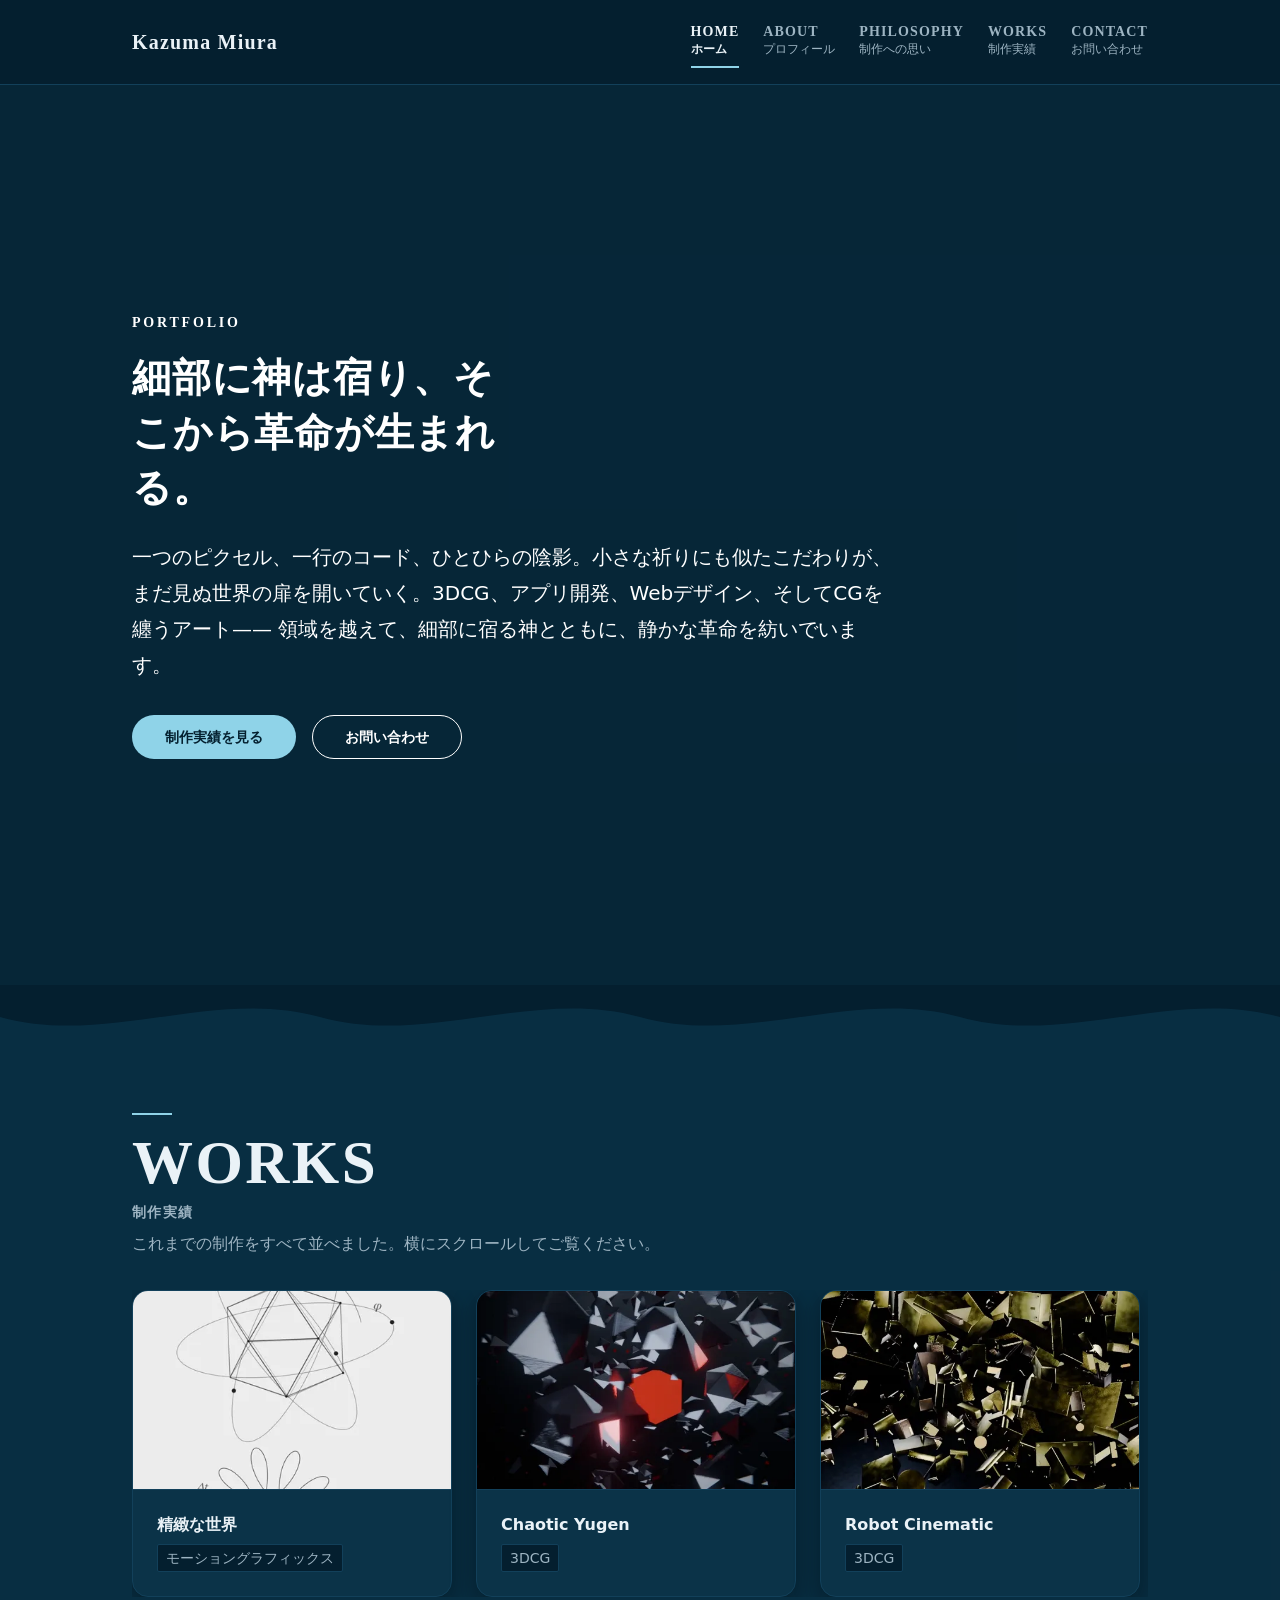
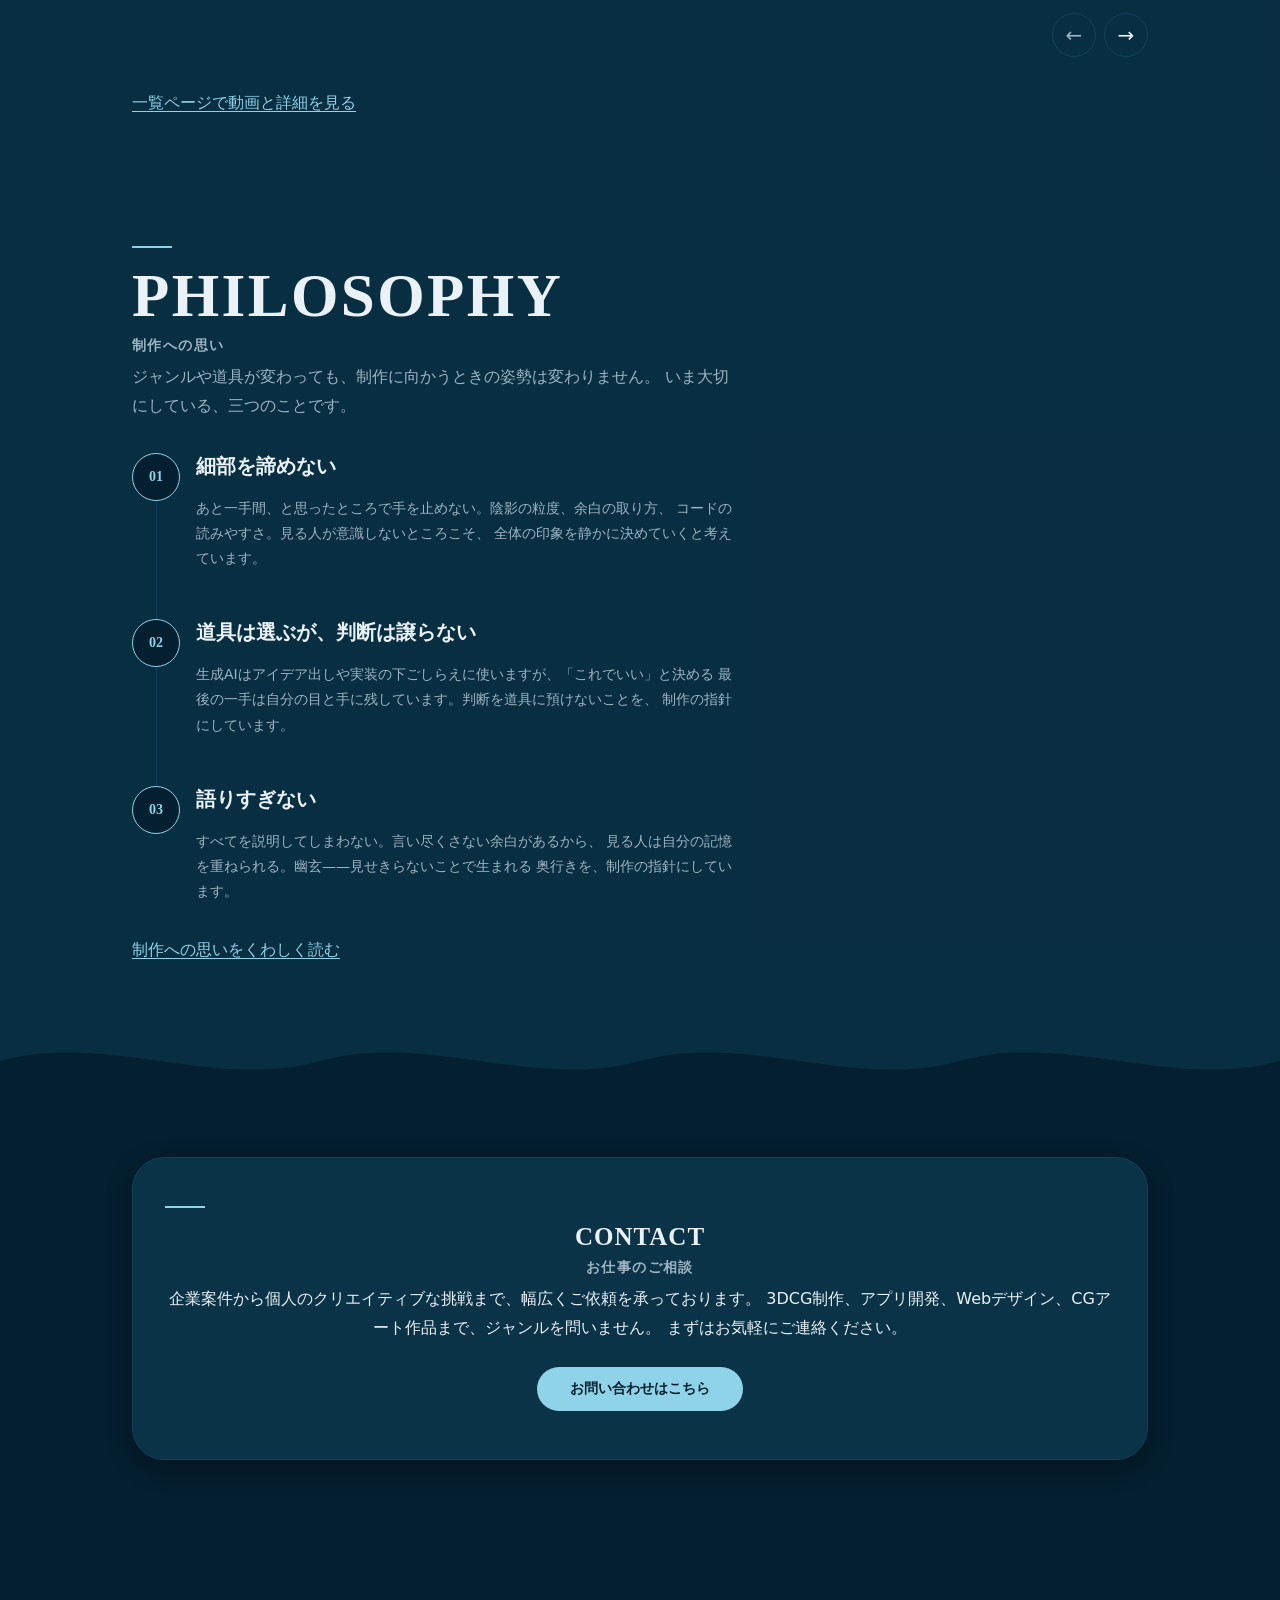
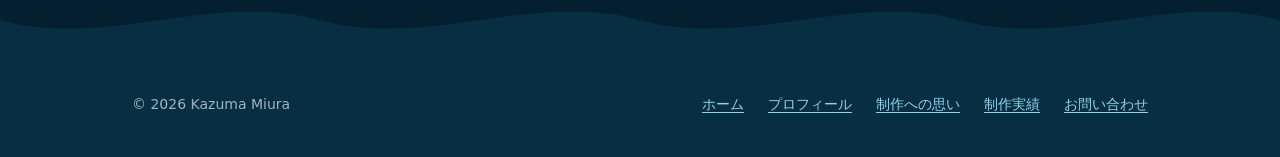
<file: index.html>
<!DOCTYPE html>
<html lang="ja">
<head>
  <meta charset="UTF-8">
  <meta name="viewport" content="width=device-width, initial-scale=1">
  <meta name="color-scheme" content="dark">
  <title>Kazuma Miura | 3DCGとテクノロジーで作るポートフォリオ</title>
  <meta name="description" content="3DCGとアプリ開発、Webデザインを横断しながら、CGを転じたアート作品まで手がけるKazuma Miuraのポートフォリオです。">
  <link rel="icon" type="image/svg+xml" href="assets/img/favicon.svg">
  <meta property="og:type" content="website">
  <meta property="og:title" content="Kazuma Miura | 3DCGとテクノロジーで作るポートフォリオ">
  <meta property="og:description" content="3DCGとアプリ開発、Webデザインを横断しながら、CGを転じたアート作品まで手がけるKazuma Miuraのポートフォリオです。">
  <meta property="og:image" content="https://kazuyan38.github.io/portfolio/assets/img/bg-yugen.webp">
  <meta property="og:url" content="https://kazuyan38.github.io/portfolio/index.html">
  <meta name="twitter:card" content="summary_large_image">
  <link rel="stylesheet" href="assets/css/style.css">
</head>
<body>
  <a class="skip-link" href="#main">本文へスキップ</a>


  <header class="site-header" data-site-header>
    <div class="wrap site-header__inner">
      <a class="site-logo" href="index.html">
        Kazuma Miura
      </a>
      <nav class="site-nav" aria-label="メインナビゲーション">
        <ul class="site-nav__list">
          <li>
            <a class="site-nav__link" href="index.html" aria-current="page">
              <span class="site-nav__link-en">HOME</span>
              <span class="site-nav__link-ja">ホーム</span>
            </a>
          </li>
          <li>
            <a class="site-nav__link" href="about.html">
              <span class="site-nav__link-en">ABOUT</span>
              <span class="site-nav__link-ja">プロフィール</span>
            </a>
          </li>
          <li>
            <a class="site-nav__link" href="philosophy.html">
              <span class="site-nav__link-en">PHILOSOPHY</span>
              <span class="site-nav__link-ja">制作への思い</span>
            </a>
          </li>
          <li>
            <a class="site-nav__link" href="works.html">
              <span class="site-nav__link-en">WORKS</span>
              <span class="site-nav__link-ja">制作実績</span>
            </a>
          </li>
          <li>
            <a class="site-nav__link" href="contact.html">
              <span class="site-nav__link-en">CONTACT</span>
              <span class="site-nav__link-ja">お問い合わせ</span>
            </a>
          </li>
        </ul>
      </nav>
    </div>
  </header>

  <main id="main">
    <section class="hero hero--video">
      <video class="hero__video" src="assets/video/chaotic-yugen-hero.mp4" data-hero-video
             autoplay muted loop playsinline aria-hidden="true"></video>
      <div class="wrap hero__content">
        <p class="hero__eyebrow">PORTFOLIO</p>
        <h1 class="hero__title">細部に神は宿り、そこから革命が生まれる。</h1>
        <p class="hero__lead">
          一つのピクセル、一行のコード、ひとひらの陰影。小さな祈りにも似たこだわりが、
          まだ見ぬ世界の扉を開いていく。3DCG、アプリ開発、Webデザイン、そしてCGを纏うアート——
          領域を越えて、細部に宿る神とともに、静かな革命を紡いでいます。
        </p>
        <div class="hero__actions">
          <a class="btn btn--primary" href="works.html">制作実績を見る</a>
          <a class="btn btn--ghost" href="contact.html">お問い合わせ</a>
        </div>
      </div>
    </section>

    <div class="wave" aria-hidden="true">
      <svg class="wave__svg" viewBox="0 0 2880 60" preserveAspectRatio="none" focusable="false">
        <path d="M0,30 C240,58 480,2 720,30 C960,58 1200,2 1440,30 C1680,58 1920,2 2160,30 C2400,58 2640,2 2880,30 L2880,60 L0,60 Z"/>
      </svg>
    </div>

    <section class="section section--surface">
      <div class="wrap">
        <div class="section__head" data-reveal>
          <h2 class="section-title">
            <span class="section-title__en">WORKS</span>
            <span class="section-title__ja">制作実績</span>
          </h2>
          <p class="section__desc">これまでの制作をすべて並べました。横にスクロールしてご覧ください。</p>
        </div>

        <!-- 全作品を横スクロールで並べる。内容の正は works.html で、ここは
             ポスター画像 + タイトル + タグだけの索引（説明文・制作年は複製しない）。
             動画は読み込まずポスター画像にする（ヒーロー動画があるため）
             ★ 作品の追加・タイトル変更・並べ替えは works.html と両方直すこと。
               タイトルとタグはここにも複製されているので、works.html 側で仮タイトルを
               正式名称に差し替えたら、この索引側の表記も揃える -->
        <!-- data-reveal はコンテナに 1 つだけ。全カードに data-reveal-item を付けると
             --dur-stagger が積み上がり、最後のカードが出るまで数秒かかる -->
        <!-- tabindex="0" はスクロール領域をキーボードで操作するために必要
             （Firefox 以外は overflow 要素を自動でフォーカス可能にしない）。
             JS 無効でも効くので静的に書いてよい。前へ/次へは main.js が生成する -->
        <div class="carousel" data-carousel tabindex="0" role="region"
             aria-label="制作実績（横スクロール）" data-reveal>
          <ul class="carousel__track" data-carousel-track>
            <li class="work-card">
              <img class="work-card__media" src="assets/img/works/seichi-na-sekai-poster.webp"
                   alt="作品「精緻な世界」のワンシーン" width="1080" height="1920" loading="lazy">
              <div class="work-card__body">
                <h3 class="work-card__title">
                  <a class="work-card__link" href="works.html#work-seichi-na-sekai">精緻な世界</a>
                </h3>
                <ul class="tag-list">
                  <li class="tag">モーショングラフィックス</li>
                </ul>
              </div>
            </li>

            <li class="work-card">
              <img class="work-card__media" src="assets/img/works/chaotic-yugen-poster.webp"
                   alt="作品「Chaotic Yugen」のワンシーン" width="1920" height="804" loading="lazy">
              <div class="work-card__body">
                <h3 class="work-card__title">
                  <a class="work-card__link" href="works.html#work-chaotic-yugen">Chaotic Yugen</a>
                </h3>
                <ul class="tag-list">
                  <li class="tag">3DCG</li>
                </ul>
              </div>
            </li>

            <li class="work-card">
              <img class="work-card__media" src="assets/img/works/robot-cinematic-poster.webp"
                   alt="作品「Robot Cinematic」のワンシーン" width="1088" height="462" loading="lazy">
              <div class="work-card__body">
                <h3 class="work-card__title">
                  <a class="work-card__link" href="works.html#work-robot-cinematic">Robot Cinematic</a>
                </h3>
                <ul class="tag-list">
                  <li class="tag">3DCG</li>
                </ul>
              </div>
            </li>

            <li class="work-card">
              <img class="work-card__media" src="assets/img/works/yozora-hotaru-poster.webp"
                   alt="作品「夜空蛍」のワンシーン" width="1920" height="1080" loading="lazy">
              <div class="work-card__body">
                <h3 class="work-card__title">
                  <a class="work-card__link" href="works.html#work-yozora-hotaru">夜空蛍</a>
                </h3>
                <ul class="tag-list">
                  <li class="tag">3DCG</li>
                </ul>
              </div>
            </li>

            <li class="work-card">
              <img class="work-card__media" src="assets/img/works/yugen-sphere-poster.webp"
                   alt="作品「Yugen Sphere」のワンシーン" width="1920" height="1080" loading="lazy">
              <div class="work-card__body">
                <h3 class="work-card__title">
                  <a class="work-card__link" href="works.html#work-yugen-sphere">Yugen Sphere</a>
                </h3>
                <ul class="tag-list">
                  <li class="tag">3DCG</li>
                </ul>
              </div>
            </li>

            <li class="work-card">
              <img class="work-card__media" src="assets/img/works/art-site-movement-poster.webp"
                   alt="作品「Art Site Movement」のワンシーン" width="640" height="360" loading="lazy">
              <div class="work-card__body">
                <h3 class="work-card__title">
                  <a class="work-card__link" href="works.html#work-art-site-movement">Art Site Movement</a>
                </h3>
                <ul class="tag-list">
                  <li class="tag">モーショングラフィックス</li>
                </ul>
              </div>
            </li>

            <li class="work-card">
              <img class="work-card__media" src="assets/img/works/boki-study.webp"
                   alt="作品「BokiStudy」のホーム画面" width="1600" height="1000" loading="lazy">
              <div class="work-card__body">
                <h3 class="work-card__title">
                  <a class="work-card__link" href="works.html#work-boki-study">BokiStudy — 簿記2級への道</a>
                </h3>
                <ul class="tag-list">
                  <li class="tag">アプリ</li>
                </ul>
              </div>
            </li>

            <li class="work-card">
              <img class="work-card__media" src="assets/img/works/shinwa-to-kagaku.webp"
                   alt="作品「神話と科学」。万華鏡のような文様に覆われた人物を聖堂のドームを背に描いたサイケデリックな肖像" width="768" height="1364" loading="lazy">
              <div class="work-card__body">
                <h3 class="work-card__title">
                  <a class="work-card__link" href="works.html#work-shinwa-to-kagaku">神話と科学</a>
                </h3>
                <ul class="tag-list">
                  <li class="tag">アート</li>
                </ul>
              </div>
            </li>

            <li class="work-card">
              <img class="work-card__media" src="assets/img/works/ichizu-no-hikari.webp"
                   alt="作品「一途の光」。雨の街で、光の差す窓に向かって手を伸ばす少年の後ろ姿" width="800" height="1066" loading="lazy">
              <div class="work-card__body">
                <h3 class="work-card__title">
                  <a class="work-card__link" href="works.html#work-ichizu-no-hikari">一途の光</a>
                </h3>
                <ul class="tag-list">
                  <li class="tag">アート</li>
                </ul>
              </div>
            </li>

            <li class="work-card">
              <img class="work-card__media" src="assets/img/works/ukiyo-jigazou.webp"
                   alt="作品「浮世自画像」。障子越しに月と富士を望む、浮世絵様式の横顔の自画像" width="800" height="1066" loading="lazy">
              <div class="work-card__body">
                <h3 class="work-card__title">
                  <a class="work-card__link" href="works.html#work-ukiyo-jigazou">浮世自画像</a>
                </h3>
                <ul class="tag-list">
                  <li class="tag">アート</li>
                </ul>
              </div>
            </li>

            <li class="work-card">
              <img class="work-card__media" src="assets/img/works/kibou-to-kodoku-to-saisei.webp"
                   alt="作品「希望と孤独と再生」。孤独・再生・希望の文字が並ぶグラフィティの壁と、椅子にうずくまる人物のステンシル画" width="800" height="1066" loading="lazy">
              <div class="work-card__body">
                <h3 class="work-card__title">
                  <a class="work-card__link" href="works.html#work-kibou-to-kodoku-to-saisei">希望と孤独と再生</a>
                </h3>
                <ul class="tag-list">
                  <li class="tag">アート</li>
                </ul>
              </div>
            </li>

            <li class="work-card">
              <img class="work-card__media" src="assets/img/works/high-school-yankee.webp"
                   alt="作品「ハイスクールヤンキー」。花火の上がる夜、キャップとサングラスの少年を油彩のタッチで描いた一枚" width="800" height="444" loading="lazy">
              <div class="work-card__body">
                <h3 class="work-card__title">
                  <a class="work-card__link" href="works.html#work-high-school-yankee">ハイスクールヤンキー</a>
                </h3>
                <ul class="tag-list">
                  <li class="tag">アート</li>
                </ul>
              </div>
            </li>

            <li class="work-card">
              <img class="work-card__media" src="assets/img/works/seni-to-katsubou.webp"
                   alt="作品「繊維と渇望」。締切やエラーコードの帯が顔から溢れ出す、机に向かう人物のシュルレアリスム的な油彩画" width="800" height="1068" loading="lazy">
              <div class="work-card__body">
                <h3 class="work-card__title">
                  <a class="work-card__link" href="works.html#work-seni-to-katsubou">繊維と渇望</a>
                </h3>
                <ul class="tag-list">
                  <li class="tag">アート</li>
                </ul>
              </div>
            </li>

            <li class="work-card">
              <img class="work-card__media" src="assets/img/works/soleil-couchant.webp"
                   alt="作品「Soleil couchant」。天使と群衆と道化を装飾的な額縁に収めたダークファンタジー調の一枚" width="800" height="800" loading="lazy">
              <div class="work-card__body">
                <h3 class="work-card__title">
                  <a class="work-card__link" href="works.html#work-soleil-couchant">Soleil couchant</a>
                </h3>
                <ul class="tag-list">
                  <li class="tag">アート</li>
                </ul>
              </div>
            </li>

            <li class="work-card">
              <img class="work-card__media" src="assets/img/works/daigaku-to-taiyou.webp"
                   alt="作品「大学と太陽」。渦巻く星空の下のキャンパスの夜景を、ゴッホ「星月夜」の筆致で描いた風景画" width="800" height="602" loading="lazy">
              <div class="work-card__body">
                <h3 class="work-card__title">
                  <a class="work-card__link" href="works.html#work-daigaku-to-taiyou">大学と太陽</a>
                </h3>
                <ul class="tag-list">
                  <li class="tag">アート</li>
                </ul>
              </div>
            </li>

            <li class="work-card">
              <img class="work-card__media" src="assets/img/works/neon-end.webp"
                   alt="作品「ネオンエンド」。ネオン輝くドット絵の都市に MV クレジットを重ねたピクセルアート" width="800" height="436" loading="lazy">
              <div class="work-card__body">
                <h3 class="work-card__title">
                  <a class="work-card__link" href="works.html#work-neon-end">ネオンエンド</a>
                </h3>
                <ul class="tag-list">
                  <li class="tag">アート</li>
                </ul>
              </div>
            </li>

            <li class="work-card">
              <img class="work-card__media" src="assets/img/works/kazuya.webp"
                   alt="作品「kazuya」。道化のキャラクターの表情・装具・タトゥーをまとめた設定画シート" width="800" height="800" loading="lazy">
              <div class="work-card__body">
                <h3 class="work-card__title">
                  <a class="work-card__link" href="works.html#work-kazuya">kazuya</a>
                </h3>
                <ul class="tag-list">
                  <li class="tag">アート</li>
                </ul>
              </div>
            </li>

            <li class="work-card">
              <img class="work-card__media" src="assets/img/works/boy-living-in-the-twilight.webp"
                   alt="作品「BOY LIVING IN THE TWILIGHT」。夜の高架下を駆けるパーカーの少年を描いたコミックカバー風イラスト" width="800" height="932" loading="lazy">
              <div class="work-card__body">
                <h3 class="work-card__title">
                  <a class="work-card__link" href="works.html#work-boy-living-in-the-twilight">BOY LIVING IN THE TWILIGHT</a>
                </h3>
                <ul class="tag-list">
                  <li class="tag">アート</li>
                </ul>
              </div>
            </li>

            <li class="work-card">
              <img class="work-card__media" src="assets/img/works/mikazuki-to-tsukimisou.webp"
                   alt="作品「三日月と月見草」。三日月を背にうつむく人物をモノクロのコラージュ調で描いた" width="800" height="800" loading="lazy">
              <div class="work-card__body">
                <h3 class="work-card__title">
                  <a class="work-card__link" href="works.html#work-mikazuki-to-tsukimisou">三日月と月見草</a>
                </h3>
                <ul class="tag-list">
                  <li class="tag">アート</li>
                </ul>
              </div>
            </li>

            <li class="work-card">
              <img class="work-card__media" src="assets/img/works/neon-na-wareware.webp"
                   alt="作品「ネオンな我々」。ネオン看板の灯る夜の路地に佇む二人を描いたイラスト" width="800" height="544" loading="lazy">
              <div class="work-card__body">
                <h3 class="work-card__title">
                  <a class="work-card__link" href="works.html#work-neon-na-wareware">ネオンな我々</a>
                </h3>
                <ul class="tag-list">
                  <li class="tag">アート</li>
                </ul>
              </div>
            </li>
          </ul>
        </div>

        <p class="mt-5">
          <a href="works.html">一覧ページで動画と詳細を見る</a>
        </p>
      </div>
    </section>

    <!-- WORKS と同じサーフェス帯の内側に置く（波を挟まない）。
         不透明帯の内側なら muted テキストのコントラストが
         ベール濃度に依存しない（DESIGN.md 2章） -->
    <section class="section section--surface">
      <div class="wrap">
        <div class="section__head" data-reveal>
          <h2 class="section-title">
            <span class="section-title__en">PHILOSOPHY</span>
            <span class="section-title__ja">制作への思い</span>
          </h2>
          <p class="section__desc measure">
            ジャンルや道具が変わっても、制作に向かうときの姿勢は変わりません。
            いま大切にしている、三つのことです。
          </p>
        </div>

        <ul class="credo-list measure">
          <li class="credo" data-reveal-item>
            <span class="credo__num" aria-hidden="true">01</span>
            <h3 class="credo__title">細部を諦めない</h3>
            <p class="credo__text">
              あと一手間、と思ったところで手を止めない。陰影の粒度、余白の取り方、
              コードの読みやすさ。見る人が意識しないところこそ、
              全体の印象を静かに決めていくと考えています。
            </p>
          </li>

          <li class="credo" data-reveal-item>
            <span class="credo__num" aria-hidden="true">02</span>
            <h3 class="credo__title">道具は選ぶが、判断は譲らない</h3>
            <p class="credo__text">
              生成AIはアイデア出しや実装の下ごしらえに使いますが、「これでいい」と決める
              最後の一手は自分の目と手に残しています。判断を道具に預けないことを、
              制作の指針にしています。
            </p>
          </li>

          <li class="credo" data-reveal-item>
            <span class="credo__num" aria-hidden="true">03</span>
            <h3 class="credo__title">語りすぎない</h3>
            <p class="credo__text">
              すべてを説明してしまわない。言い尽くさない余白があるから、
              見る人は自分の記憶を重ねられる。幽玄——見せきらないことで生まれる
              奥行きを、制作の指針にしています。
            </p>
          </li>
        </ul>

        <p class="mt-5">
          <a href="philosophy.html">制作への思いをくわしく読む</a>
        </p>
      </div>
    </section>

    <div class="wave wave--flip" aria-hidden="true">
      <svg class="wave__svg" viewBox="0 0 2880 60" preserveAspectRatio="none" focusable="false">
        <path d="M0,30 C240,58 480,2 720,30 C960,58 1200,2 1440,30 C1680,58 1920,2 2160,30 C2400,58 2640,2 2880,30 L2880,60 L0,60 Z"/>
      </svg>
    </div>

    <section class="section">
      <div class="wrap">
        <div class="page-index__cta" data-reveal>
          <h2 class="section-title section-title--sm">
            <span class="section-title__en">CONTACT</span>
            <span class="section-title__ja">お仕事のご相談</span>
          </h2>
          <p class="mt-2">
            企業案件から個人のクリエイティブな挑戦まで、幅広くご依頼を承っております。
            3DCG制作、アプリ開発、Webデザイン、CGアート作品まで、ジャンルを問いません。
            まずはお気軽にご連絡ください。
          </p>
          <p class="mt-4">
            <a class="btn btn--primary" href="contact.html">お問い合わせはこちら</a>
          </p>
        </div>
      </div>
    </section>
  </main>

  <div class="wave wave--footer" aria-hidden="true">
    <svg class="wave__svg" viewBox="0 0 2880 60" preserveAspectRatio="none" focusable="false">
      <path d="M0,30 C240,58 480,2 720,30 C960,58 1200,2 1440,30 C1680,58 1920,2 2160,30 C2400,58 2640,2 2880,30 L2880,60 L0,60 Z"/>
    </svg>
  </div>

  <footer class="site-footer">
    <div class="wrap site-footer__inner">
      <p>&copy; <span data-year>2026</span> Kazuma Miura</p>
      <nav class="site-footer__nav" aria-label="フッターナビゲーション">
        <a href="index.html">ホーム</a>
        <a href="about.html">プロフィール</a>
        <a href="philosophy.html">制作への思い</a>
        <a href="works.html">制作実績</a>
        <a href="contact.html">お問い合わせ</a>
      </nav>
    </div>
  </footer>

  <script src="assets/js/data.js"></script>
  <script src="assets/js/main.js"></script>
</body>
</html>
</file>
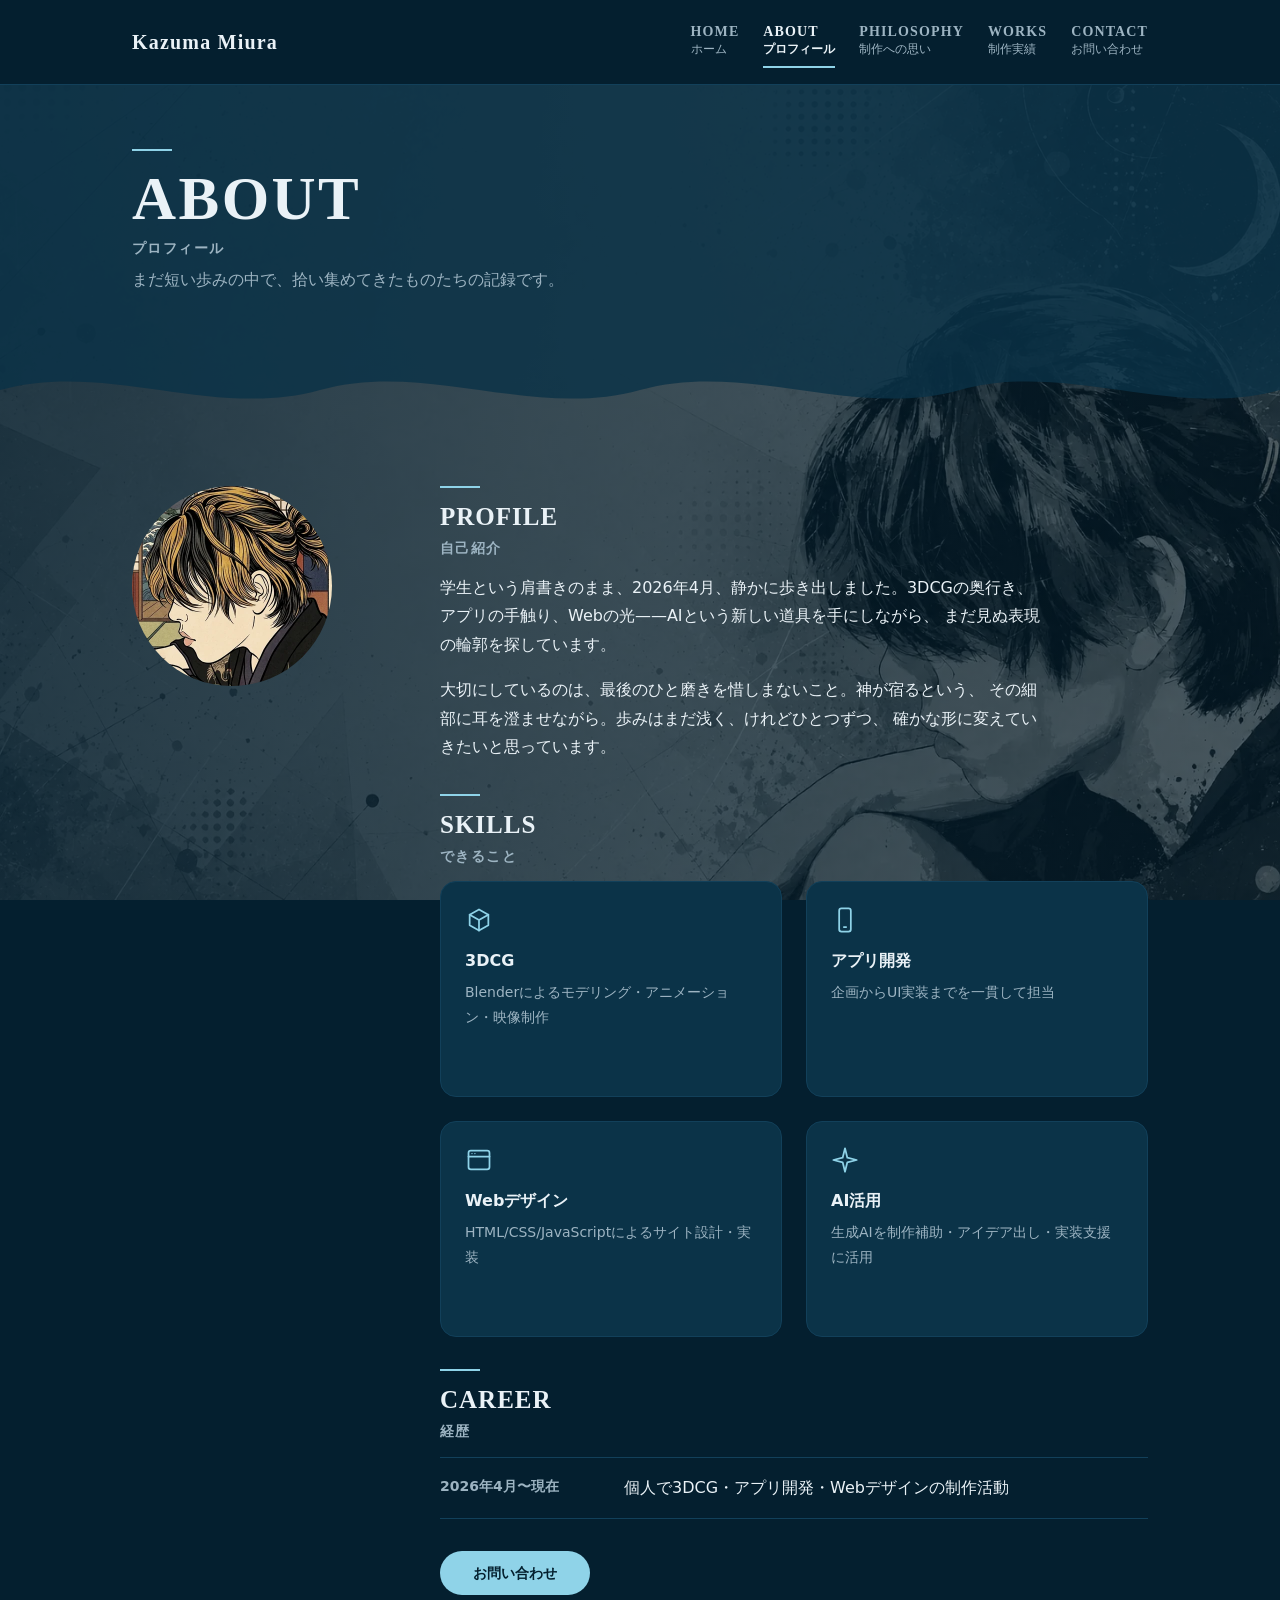
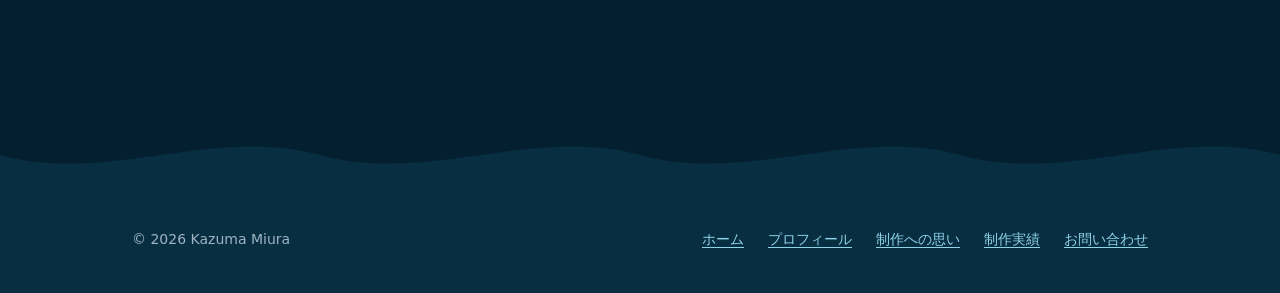
<file: about.html>
<!DOCTYPE html>
<html lang="ja">
<head>
  <meta charset="UTF-8">
  <meta name="viewport" content="width=device-width, initial-scale=1">
  <meta name="color-scheme" content="dark">
  <title>Kazuma Miura | プロフィール</title>
  <meta name="description" content="3DCG・アプリ開発・Webデザインを横断しながら制作を続ける学生クリエイター、Kazuma Miuraのプロフィールと経歴です。">
  <link rel="icon" type="image/svg+xml" href="assets/img/favicon.svg">
  <meta property="og:type" content="website">
  <meta property="og:title" content="Kazuma Miura | プロフィール">
  <meta property="og:description" content="3DCG・アプリ開発・Webデザインを横断しながら制作を続ける学生クリエイター、Kazuma Miuraのプロフィールと経歴です。">
  <meta property="og:image" content="https://kazuyan38.github.io/portfolio/assets/img/bg-yugen.webp">
  <meta property="og:url" content="https://kazuyan38.github.io/portfolio/about.html">
  <meta name="twitter:card" content="summary_large_image">
  <link rel="stylesheet" href="assets/css/style.css">
</head>
<body>
  <a class="skip-link" href="#main">本文へスキップ</a>


  <header class="site-header" data-site-header>
    <div class="wrap site-header__inner">
      <a class="site-logo" href="index.html">
        Kazuma Miura
      </a>
      <nav class="site-nav" aria-label="メインナビゲーション">
        <ul class="site-nav__list">
          <li>
            <a class="site-nav__link" href="index.html">
              <span class="site-nav__link-en">HOME</span>
              <span class="site-nav__link-ja">ホーム</span>
            </a>
          </li>
          <li>
            <a class="site-nav__link" href="about.html" aria-current="page">
              <span class="site-nav__link-en">ABOUT</span>
              <span class="site-nav__link-ja">プロフィール</span>
            </a>
          </li>
          <li>
            <a class="site-nav__link" href="philosophy.html">
              <span class="site-nav__link-en">PHILOSOPHY</span>
              <span class="site-nav__link-ja">制作への思い</span>
            </a>
          </li>
          <li>
            <a class="site-nav__link" href="works.html">
              <span class="site-nav__link-en">WORKS</span>
              <span class="site-nav__link-ja">制作実績</span>
            </a>
          </li>
          <li>
            <a class="site-nav__link" href="contact.html">
              <span class="site-nav__link-en">CONTACT</span>
              <span class="site-nav__link-ja">お問い合わせ</span>
            </a>
          </li>
        </ul>
      </nav>
    </div>
  </header>

  <main id="main">
    <section class="section section--lead section--surface">
      <div class="wrap">
        <h1 class="section-title">
          <span class="section-title__en">ABOUT</span>
          <span class="section-title__ja">プロフィール</span>
        </h1>
        <p class="section__desc measure">まだ短い歩みの中で、拾い集めてきたものたちの記録です。</p>
      </div>
    </section>

    <div class="wave wave--flip" aria-hidden="true">
      <svg class="wave__svg" viewBox="0 0 2880 60" preserveAspectRatio="none" focusable="false">
        <path d="M0,30 C240,58 480,2 720,30 C960,58 1200,2 1440,30 C1680,58 1920,2 2160,30 C2400,58 2640,2 2880,30 L2880,60 L0,60 Z"/>
      </svg>
    </div>

    <section class="section">
      <div class="wrap layout--sidebar">
        <div class="page-about__aside" data-reveal>
          <img class="profile__photo" src="assets/img/profile-ukiyo-jigazou.webp"
               alt="自作の作品「浮世自画像」。浮世絵の様式で描いた横顔の自画像" width="400" height="400">
        </div>

        <div>
          <div class="flow measure" data-reveal>
            <h2 class="section-title section-title--sm">
              <span class="section-title__en">PROFILE</span>
              <span class="section-title__ja">自己紹介</span>
            </h2>
            <p>
              学生という肩書きのまま、2026年4月、静かに歩き出しました。3DCGの奥行き、
              アプリの手触り、Webの光——AIという新しい道具を手にしながら、
              まだ見ぬ表現の輪郭を探しています。
            </p>
            <p>
              大切にしているのは、最後のひと磨きを惜しまないこと。神が宿るという、
              その細部に耳を澄ませながら。歩みはまだ浅く、けれどひとつずつ、
              確かな形に変えていきたいと思っています。
            </p>
          </div>

          <div class="flow mt-5" data-reveal>
            <h2 class="section-title section-title--sm">
              <span class="section-title__en">SKILLS</span>
              <span class="section-title__ja">できること</span>
            </h2>
            <ul class="skill-grid">
              <li class="skill-card">
                <svg class="skill-card__icon" viewBox="0 0 24 24" aria-hidden="true" focusable="false">
                  <path d="M12 3 L20 7.5 L20 16.5 L12 21 L4 16.5 L4 7.5 Z" />
                  <path d="M12 12 L20 7.5 M12 12 L4 7.5 M12 12 L12 21" />
                </svg>
                <h3 class="skill-card__title">3DCG</h3>
                <p class="skill-card__desc">Blenderによるモデリング・アニメーション・映像制作</p>
              </li>
              <li class="skill-card">
                <svg class="skill-card__icon" viewBox="0 0 24 24" aria-hidden="true" focusable="false">
                  <rect x="7" y="2" width="10" height="20" rx="2" />
                  <line x1="11" y1="18" x2="13" y2="18" />
                </svg>
                <h3 class="skill-card__title">アプリ開発</h3>
                <p class="skill-card__desc">企画からUI実装までを一貫して担当</p>
              </li>
              <li class="skill-card">
                <svg class="skill-card__icon" viewBox="0 0 24 24" aria-hidden="true" focusable="false">
                  <rect x="3" y="4" width="18" height="16" rx="2" />
                  <line x1="3" y1="9" x2="21" y2="9" />
                  <circle cx="6" cy="6.5" r="0.6" fill="currentColor" stroke="none" />
                  <circle cx="8.5" cy="6.5" r="0.6" fill="currentColor" stroke="none" />
                </svg>
                <h3 class="skill-card__title">Webデザイン</h3>
                <p class="skill-card__desc">HTML/CSS/JavaScriptによるサイト設計・実装</p>
              </li>
              <li class="skill-card">
                <svg class="skill-card__icon" viewBox="0 0 24 24" aria-hidden="true" focusable="false">
                  <path d="M12 2 L14 10 L22 12 L14 14 L12 22 L10 14 L2 12 L10 10 Z" stroke-linejoin="round" />
                </svg>
                <h3 class="skill-card__title">AI活用</h3>
                <p class="skill-card__desc">生成AIを制作補助・アイデア出し・実装支援に活用</p>
              </li>
            </ul>
          </div>

          <div class="flow mt-5" data-reveal>
            <h2 class="section-title section-title--sm">
              <span class="section-title__en">CAREER</span>
              <span class="section-title__ja">経歴</span>
            </h2>
            <dl class="def-list">
              <div class="def-list__row">
                <dt class="def-list__term">2026年4月〜現在</dt>
                <dd class="def-list__desc">個人で3DCG・アプリ開発・Webデザインの制作活動</dd>
              </div>
            </dl>
          </div>

          <p class="mt-5">
            <a class="btn btn--primary" href="contact.html">お問い合わせ</a>
          </p>
        </div>
      </div>
    </section>
  </main>

  <div class="wave wave--footer" aria-hidden="true">
    <svg class="wave__svg" viewBox="0 0 2880 60" preserveAspectRatio="none" focusable="false">
      <path d="M0,30 C240,58 480,2 720,30 C960,58 1200,2 1440,30 C1680,58 1920,2 2160,30 C2400,58 2640,2 2880,30 L2880,60 L0,60 Z"/>
    </svg>
  </div>

  <footer class="site-footer">
    <div class="wrap site-footer__inner">
      <p>&copy; <span data-year>2026</span> Kazuma Miura</p>
      <nav class="site-footer__nav" aria-label="フッターナビゲーション">
        <a href="index.html">ホーム</a>
        <a href="about.html">プロフィール</a>
        <a href="philosophy.html">制作への思い</a>
        <a href="works.html">制作実績</a>
        <a href="contact.html">お問い合わせ</a>
      </nav>
    </div>
  </footer>

  <script src="assets/js/data.js"></script>
  <script src="assets/js/main.js"></script>
</body>
</html>
</file>
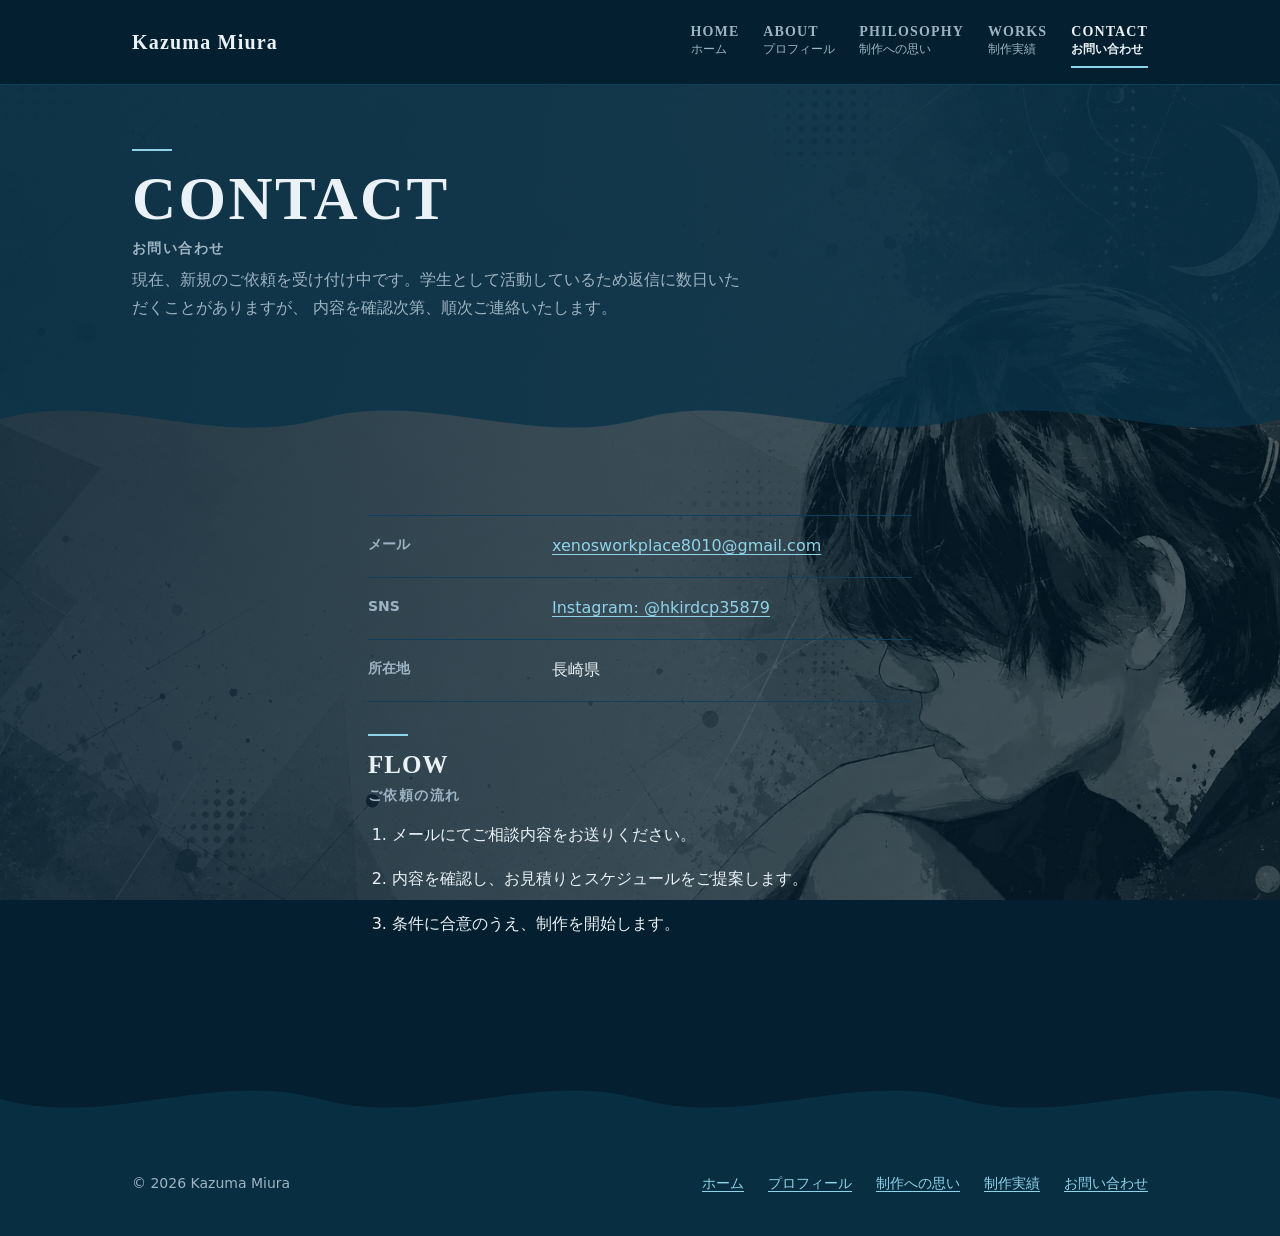
<file: contact.html>
<!DOCTYPE html>
<html lang="ja">
<head>
  <meta charset="UTF-8">
  <meta name="viewport" content="width=device-width, initial-scale=1">
  <meta name="color-scheme" content="dark">
  <title>Kazuma Miura | お問い合わせ</title>
  <meta name="description" content="Kazuma Miuraへのご依頼・お問い合わせ先です。メール、SNS、ご依頼の流れをご案内しています。">
  <link rel="icon" type="image/svg+xml" href="assets/img/favicon.svg">
  <meta property="og:type" content="website">
  <meta property="og:title" content="Kazuma Miura | お問い合わせ">
  <meta property="og:description" content="Kazuma Miuraへのご依頼・お問い合わせ先です。メール、SNS、ご依頼の流れをご案内しています。">
  <meta property="og:image" content="https://kazuyan38.github.io/portfolio/assets/img/bg-yugen.webp">
  <meta property="og:url" content="https://kazuyan38.github.io/portfolio/contact.html">
  <meta name="twitter:card" content="summary_large_image">
  <link rel="stylesheet" href="assets/css/style.css">
</head>
<body>
  <a class="skip-link" href="#main">本文へスキップ</a>


  <header class="site-header" data-site-header>
    <div class="wrap site-header__inner">
      <a class="site-logo" href="index.html">
        Kazuma Miura
      </a>
      <nav class="site-nav" aria-label="メインナビゲーション">
        <ul class="site-nav__list">
          <li>
            <a class="site-nav__link" href="index.html">
              <span class="site-nav__link-en">HOME</span>
              <span class="site-nav__link-ja">ホーム</span>
            </a>
          </li>
          <li>
            <a class="site-nav__link" href="about.html">
              <span class="site-nav__link-en">ABOUT</span>
              <span class="site-nav__link-ja">プロフィール</span>
            </a>
          </li>
          <li>
            <a class="site-nav__link" href="philosophy.html">
              <span class="site-nav__link-en">PHILOSOPHY</span>
              <span class="site-nav__link-ja">制作への思い</span>
            </a>
          </li>
          <li>
            <a class="site-nav__link" href="works.html">
              <span class="site-nav__link-en">WORKS</span>
              <span class="site-nav__link-ja">制作実績</span>
            </a>
          </li>
          <li>
            <a class="site-nav__link" href="contact.html" aria-current="page">
              <span class="site-nav__link-en">CONTACT</span>
              <span class="site-nav__link-ja">お問い合わせ</span>
            </a>
          </li>
        </ul>
      </nav>
    </div>
  </header>

  <main id="main">
    <section class="section section--lead section--surface">
      <div class="wrap">
        <h1 class="section-title">
          <span class="section-title__en">CONTACT</span>
          <span class="section-title__ja">お問い合わせ</span>
        </h1>
        <p class="section__desc measure">
          現在、新規のご依頼を受け付け中です。学生として活動しているため返信に数日いただくことがありますが、
          内容を確認次第、順次ご連絡いたします。
        </p>
      </div>
    </section>

    <div class="wave wave--flip" aria-hidden="true">
      <svg class="wave__svg" viewBox="0 0 2880 60" preserveAspectRatio="none" focusable="false">
        <path d="M0,30 C240,58 480,2 720,30 C960,58 1200,2 1440,30 C1680,58 1920,2 2160,30 C2400,58 2640,2 2880,30 L2880,60 L0,60 Z"/>
      </svg>
    </div>

    <section class="section">
      <div class="wrap measure">
        <dl class="contact-list" data-reveal>
          <div class="contact-list__row">
            <dt class="contact-list__label">メール</dt>
            <dd>
              <a href="mailto:xenosworkplace8010@gmail.com">xenosworkplace8010@gmail.com</a>
            </dd>
          </div>
          <div class="contact-list__row">
            <dt class="contact-list__label">SNS</dt>
            <dd>
              <a href="https://www.instagram.com/hkirdcp35879/">Instagram: @hkirdcp35879</a>
            </dd>
          </div>
          <div class="contact-list__row">
            <dt class="contact-list__label">所在地</dt>
            <dd>長崎県</dd>
          </div>
        </dl>

        <div class="flow mt-5" data-reveal>
          <h2 class="section-title section-title--sm">
            <span class="section-title__en">FLOW</span>
            <span class="section-title__ja">ご依頼の流れ</span>
          </h2>
          <ol class="flow flow--steps">
            <li>メールにてご相談内容をお送りください。</li>
            <li>内容を確認し、お見積りとスケジュールをご提案します。</li>
            <li>条件に合意のうえ、制作を開始します。</li>
          </ol>
        </div>
      </div>
    </section>
  </main>

  <div class="wave wave--footer" aria-hidden="true">
    <svg class="wave__svg" viewBox="0 0 2880 60" preserveAspectRatio="none" focusable="false">
      <path d="M0,30 C240,58 480,2 720,30 C960,58 1200,2 1440,30 C1680,58 1920,2 2160,30 C2400,58 2640,2 2880,30 L2880,60 L0,60 Z"/>
    </svg>
  </div>

  <footer class="site-footer">
    <div class="wrap site-footer__inner">
      <p>&copy; <span data-year>2026</span> Kazuma Miura</p>
      <nav class="site-footer__nav" aria-label="フッターナビゲーション">
        <a href="index.html">ホーム</a>
        <a href="about.html">プロフィール</a>
        <a href="philosophy.html">制作への思い</a>
        <a href="works.html">制作実績</a>
        <a href="contact.html">お問い合わせ</a>
      </nav>
    </div>
  </footer>

  <script src="assets/js/data.js"></script>
  <script src="assets/js/main.js"></script>
</body>
</html>
</file>
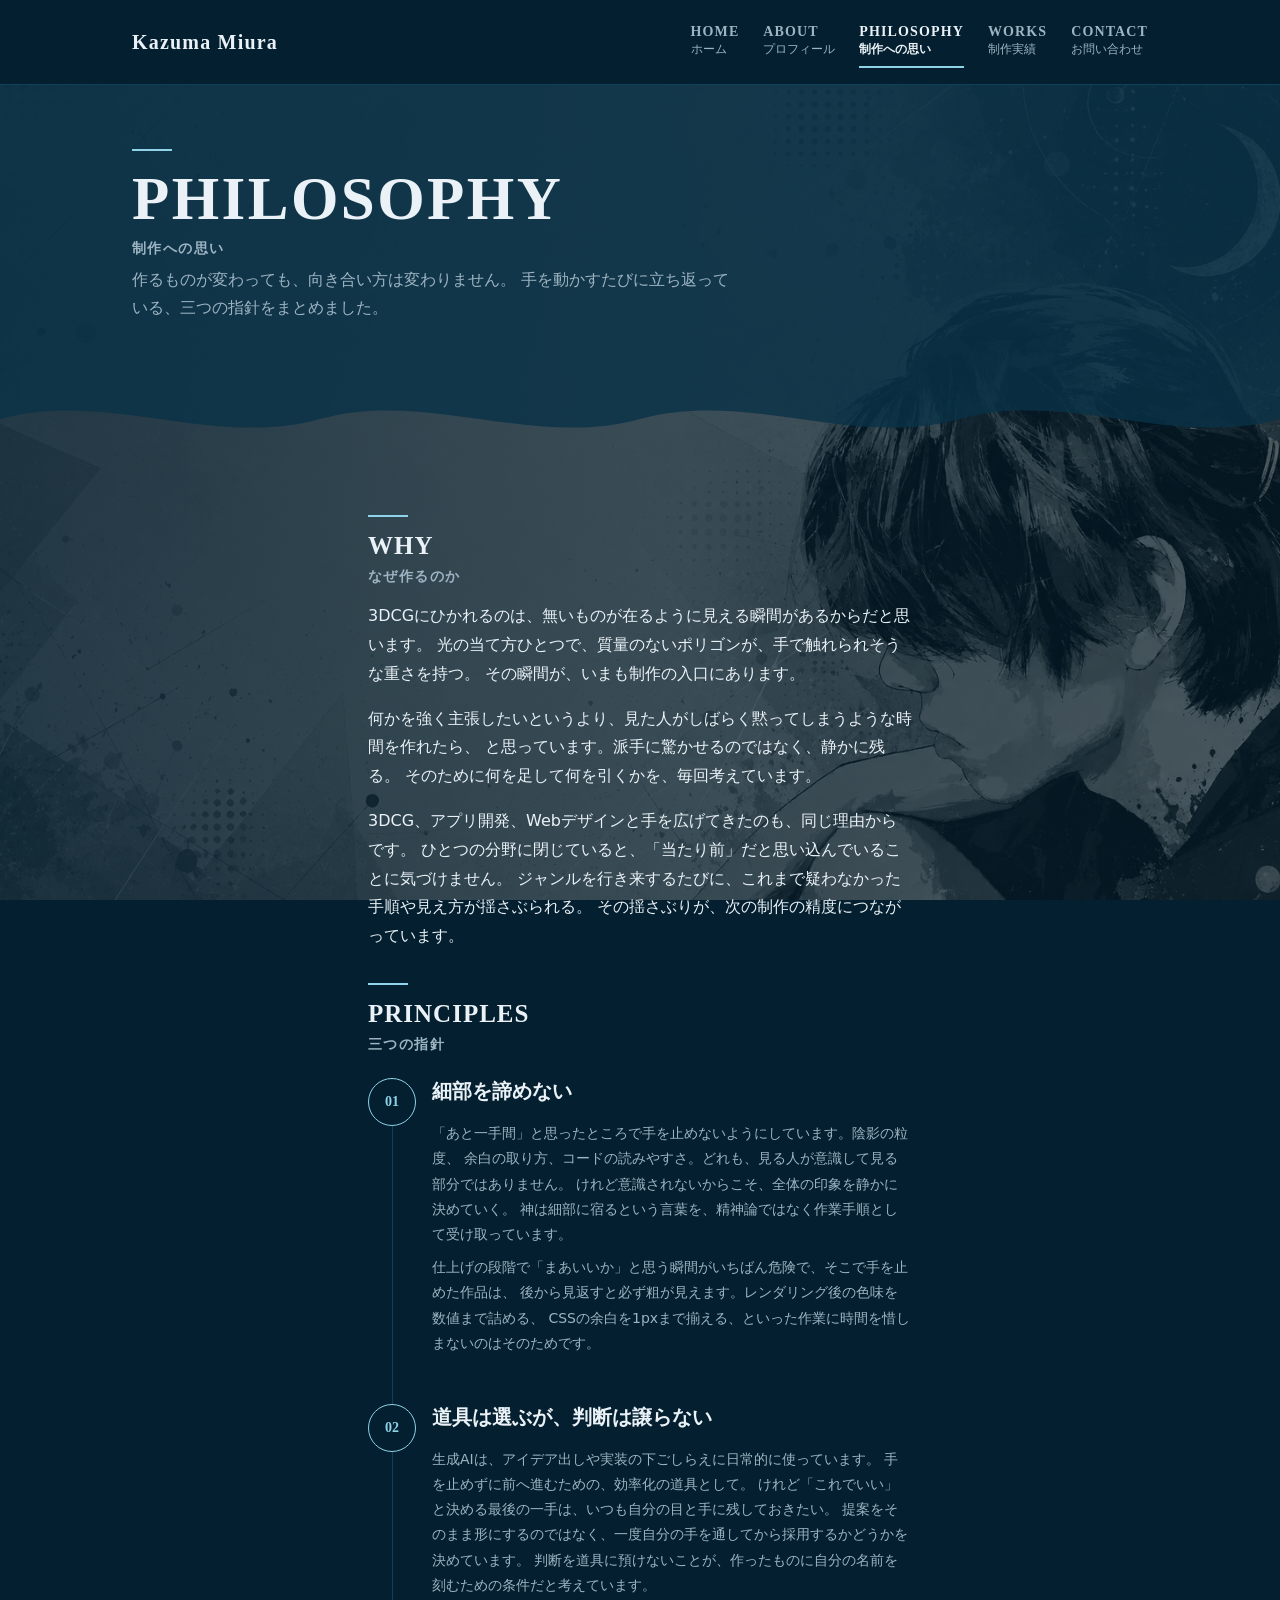
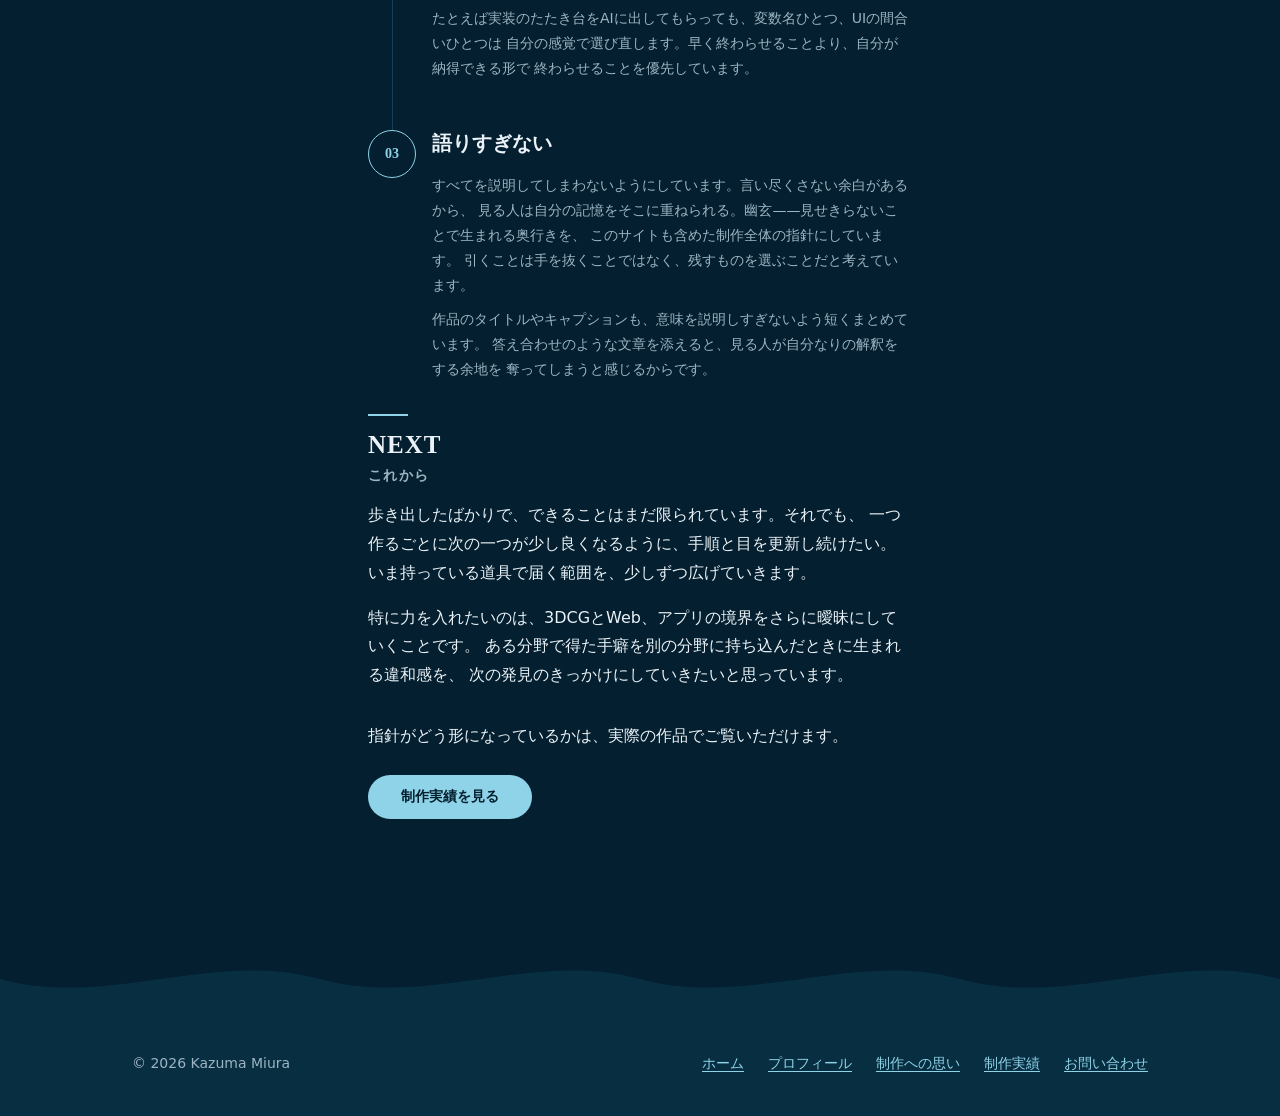
<file: philosophy.html>
<!DOCTYPE html>
<html lang="ja">
<head>
  <meta charset="UTF-8">
  <meta name="viewport" content="width=device-width, initial-scale=1">
  <meta name="color-scheme" content="dark">
  <title>Kazuma Miura | 制作への思い</title>
  <meta name="description" content="3DCG・アプリ開発・Webデザインを横断するKazuma Miuraが、制作のときに立ち返る三つの指針とその理由をまとめています。">
  <link rel="icon" type="image/svg+xml" href="assets/img/favicon.svg">
  <meta property="og:type" content="website">
  <meta property="og:title" content="Kazuma Miura | 制作への思い">
  <meta property="og:description" content="3DCG・アプリ開発・Webデザインを横断するKazuma Miuraが、制作のときに立ち返る三つの指針とその理由をまとめています。">
  <meta property="og:image" content="https://kazuyan38.github.io/portfolio/assets/img/bg-yugen.webp">
  <meta property="og:url" content="https://kazuyan38.github.io/portfolio/philosophy.html">
  <meta name="twitter:card" content="summary_large_image">
  <link rel="stylesheet" href="assets/css/style.css">
</head>
<body>
  <a class="skip-link" href="#main">本文へスキップ</a>


  <header class="site-header" data-site-header>
    <div class="wrap site-header__inner">
      <a class="site-logo" href="index.html">
        Kazuma Miura
      </a>
      <nav class="site-nav" aria-label="メインナビゲーション">
        <ul class="site-nav__list">
          <li>
            <a class="site-nav__link" href="index.html">
              <span class="site-nav__link-en">HOME</span>
              <span class="site-nav__link-ja">ホーム</span>
            </a>
          </li>
          <li>
            <a class="site-nav__link" href="about.html">
              <span class="site-nav__link-en">ABOUT</span>
              <span class="site-nav__link-ja">プロフィール</span>
            </a>
          </li>
          <li>
            <a class="site-nav__link" href="philosophy.html" aria-current="page">
              <span class="site-nav__link-en">PHILOSOPHY</span>
              <span class="site-nav__link-ja">制作への思い</span>
            </a>
          </li>
          <li>
            <a class="site-nav__link" href="works.html">
              <span class="site-nav__link-en">WORKS</span>
              <span class="site-nav__link-ja">制作実績</span>
            </a>
          </li>
          <li>
            <a class="site-nav__link" href="contact.html">
              <span class="site-nav__link-en">CONTACT</span>
              <span class="site-nav__link-ja">お問い合わせ</span>
            </a>
          </li>
        </ul>
      </nav>
    </div>
  </header>

  <main id="main">
    <section class="section section--lead section--surface">
      <div class="wrap">
        <h1 class="section-title">
          <span class="section-title__en">PHILOSOPHY</span>
          <span class="section-title__ja">制作への思い</span>
        </h1>
        <p class="section__desc measure">
          作るものが変わっても、向き合い方は変わりません。
          手を動かすたびに立ち返っている、三つの指針をまとめました。
        </p>
      </div>
    </section>

    <div class="wave wave--flip" aria-hidden="true">
      <svg class="wave__svg" viewBox="0 0 2880 60" preserveAspectRatio="none" focusable="false">
        <path d="M0,30 C240,58 480,2 720,30 C960,58 1200,2 1440,30 C1680,58 1920,2 2160,30 C2400,58 2640,2 2880,30 L2880,60 L0,60 Z"/>
      </svg>
    </div>

    <section class="section">
      <div class="wrap measure">
        <div class="flow" data-reveal>
          <h2 class="section-title section-title--sm">
            <span class="section-title__en">WHY</span>
            <span class="section-title__ja">なぜ作るのか</span>
          </h2>
          <p>
            3DCGにひかれるのは、無いものが在るように見える瞬間があるからだと思います。
            光の当て方ひとつで、質量のないポリゴンが、手で触れられそうな重さを持つ。
            その瞬間が、いまも制作の入口にあります。
          </p>
          <p>
            何かを強く主張したいというより、見た人がしばらく黙ってしまうような時間を作れたら、
            と思っています。派手に驚かせるのではなく、静かに残る。
            そのために何を足して何を引くかを、毎回考えています。
          </p>
          <p>
            3DCG、アプリ開発、Webデザインと手を広げてきたのも、同じ理由からです。
            ひとつの分野に閉じていると、「当たり前」だと思い込んでいることに気づけません。
            ジャンルを行き来するたびに、これまで疑わなかった手順や見え方が揺さぶられる。
            その揺さぶりが、次の制作の精度につながっています。
          </p>
        </div>

        <h2 class="section-title section-title--sm mt-5" data-reveal>
          <span class="section-title__en">PRINCIPLES</span>
          <span class="section-title__ja">三つの指針</span>
        </h2>

        <ul class="credo-list mt-4">
          <li class="credo" data-reveal-item>
            <span class="credo__num" aria-hidden="true">01</span>
            <h3 class="credo__title">細部を諦めない</h3>
            <p class="credo__text">
              「あと一手間」と思ったところで手を止めないようにしています。陰影の粒度、
              余白の取り方、コードの読みやすさ。どれも、見る人が意識して見る部分ではありません。
              けれど意識されないからこそ、全体の印象を静かに決めていく。
              神は細部に宿るという言葉を、精神論ではなく作業手順として受け取っています。
            </p>
            <p class="credo__text mt-2">
              仕上げの段階で「まあいいか」と思う瞬間がいちばん危険で、そこで手を止めた作品は、
              後から見返すと必ず粗が見えます。レンダリング後の色味を数値まで詰める、
              CSSの余白を1pxまで揃える、といった作業に時間を惜しまないのはそのためです。
            </p>
          </li>

          <li class="credo" data-reveal-item>
            <span class="credo__num" aria-hidden="true">02</span>
            <h3 class="credo__title">道具は選ぶが、判断は譲らない</h3>
            <p class="credo__text">
              生成AIは、アイデア出しや実装の下ごしらえに日常的に使っています。
              手を止めずに前へ進むための、効率化の道具として。
              けれど「これでいい」と決める最後の一手は、いつも自分の目と手に残しておきたい。
              提案をそのまま形にするのではなく、一度自分の手を通してから採用するかどうかを決めています。
              判断を道具に預けないことが、作ったものに自分の名前を刻むための条件だと考えています。
            </p>
            <p class="credo__text mt-2">
              たとえば実装のたたき台をAIに出してもらっても、変数名ひとつ、UIの間合いひとつは
              自分の感覚で選び直します。早く終わらせることより、自分が納得できる形で
              終わらせることを優先しています。
            </p>
          </li>

          <li class="credo" data-reveal-item>
            <span class="credo__num" aria-hidden="true">03</span>
            <h3 class="credo__title">語りすぎない</h3>
            <p class="credo__text">
              すべてを説明してしまわないようにしています。言い尽くさない余白があるから、
              見る人は自分の記憶をそこに重ねられる。幽玄——見せきらないことで生まれる奥行きを、
              このサイトも含めた制作全体の指針にしています。
              引くことは手を抜くことではなく、残すものを選ぶことだと考えています。
            </p>
            <p class="credo__text mt-2">
              作品のタイトルやキャプションも、意味を説明しすぎないよう短くまとめています。
              答え合わせのような文章を添えると、見る人が自分なりの解釈をする余地を
              奪ってしまうと感じるからです。
            </p>
          </li>
        </ul>

        <div class="flow mt-5" data-reveal>
          <h2 class="section-title section-title--sm">
            <span class="section-title__en">NEXT</span>
            <span class="section-title__ja">これから</span>
          </h2>
          <p>
            歩き出したばかりで、できることはまだ限られています。それでも、
            一つ作るごとに次の一つが少し良くなるように、手順と目を更新し続けたい。
            いま持っている道具で届く範囲を、少しずつ広げていきます。
          </p>
          <p>
            特に力を入れたいのは、3DCGとWeb、アプリの境界をさらに曖昧にしていくことです。
            ある分野で得た手癖を別の分野に持ち込んだときに生まれる違和感を、
            次の発見のきっかけにしていきたいと思っています。
          </p>
        </div>

        <div class="mt-5" data-reveal>
          <p>
            指針がどう形になっているかは、実際の作品でご覧いただけます。
          </p>
          <p class="mt-4">
            <a class="btn btn--primary" href="works.html">制作実績を見る</a>
          </p>
        </div>
      </div>
    </section>
  </main>

  <div class="wave wave--footer" aria-hidden="true">
    <svg class="wave__svg" viewBox="0 0 2880 60" preserveAspectRatio="none" focusable="false">
      <path d="M0,30 C240,58 480,2 720,30 C960,58 1200,2 1440,30 C1680,58 1920,2 2160,30 C2400,58 2640,2 2880,30 L2880,60 L0,60 Z"/>
    </svg>
  </div>

  <footer class="site-footer">
    <div class="wrap site-footer__inner">
      <p>&copy; <span data-year>2026</span> Kazuma Miura</p>
      <nav class="site-footer__nav" aria-label="フッターナビゲーション">
        <a href="index.html">ホーム</a>
        <a href="about.html">プロフィール</a>
        <a href="philosophy.html">制作への思い</a>
        <a href="works.html">制作実績</a>
        <a href="contact.html">お問い合わせ</a>
      </nav>
    </div>
  </footer>

  <script src="assets/js/data.js"></script>
  <script src="assets/js/main.js"></script>
</body>
</html>
</file>
<file: assets/css/style.css>
/* ============================================
   Tokens
   ============================================ */

/* ダークファースト。各値の根拠は DESIGN.md（配色=2章 / 書体=3章 / モーション=6章） */
:root {
  color-scheme: dark;

  /* Color — 60-30-10（60=夜の海キャンバス / 30=藍鉄サーフェス / 10=白群アクセント）。
     accent-2 は非テキスト UI 限定 */
  --c-bg: #041f2f;           /* 濃藍 */
  --c-surface: #0b3348;      /* 藍鉄 */
  --c-text: #eaf2f7;         /* 月白 */
  --c-text-muted: #9db4c2;   /* 湊鼠 */
  --c-accent: #8fd3e8;       /* 白群 */
  --c-accent-hover: #b3e2f0;
  --c-accent-text: #04202f;
  --c-accent-2: #93a7ec;     /* 紅掛空色 */
  --c-border: #12405a;
  --c-on-media: #ffffff;
  --c-overlay: rgba(4, 31, 47, 0.65);   /* 0.65 未満にしない（動画白フレーム上の白文字 5.4:1） */
  /* 背景アート用ベール。veil-l=紙質感(明部)側=濃く沈める / veil-r=夜と月の側=薄く滲ませる。
     0.85 未満にすると veil-l 上の muted が 4.5:1 を割る（DESIGN.md 2章の実測表） */
  --c-veil-l: rgba(4, 31, 47, 0.85);
  --c-veil-r: rgba(4, 31, 47, 0.65);
  /* --c-surface の半透明版。section--surface / wave__svg fill / site-footer で必ず共用（継ぎ目防止） */
  --c-surface-veil: rgba(11, 51, 72, 0.8);

  /* Space（4px 基準スケール。近接バンド規則は DESIGN.md 4章） */
  --sp-1: 0.25rem;
  --sp-2: 0.5rem;
  --sp-3: 1rem;
  --sp-4: 1.5rem;
  --sp-5: 2rem;
  --sp-6: 3rem;
  --sp-7: 4rem;

  /* Type — モジュラースケール r=1.25。例外には理由コメント必須 */
  --font-base: system-ui, -apple-system, "Segoe UI", "Hiragino Sans",
               "Noto Sans JP", sans-serif;
  --font-display-en: Georgia, "Iowan Old Style", "Times New Roman", serif;
  --font-display-ja: "Hiragino Mincho ProN", "Yu Mincho", YuMincho, serif;
  --fs-xs: 0.75rem;      /* 12px 和文可読下限（スケール外・意図的） */
  --fs-sm: 0.875rem;     /* 14px = base ÷ √1.25 のハーフステップ */
  --fs-base: 1rem;
  --fs-lg: 1.25rem;      /* r¹ */
  --fs-xl: 1.5625rem;    /* r² = 25px。明朝を使ってよい最小サイズ */
  --fs-2xl: 2.4414rem;   /* r⁴ */
  --fs-3xl: clamp(2.4414rem, 7vw, 3.8147rem);   /* r⁴〜r⁶ */

  /* Radius（触れるものは丸く、読むものは鋭く） */
  --radius-xs: 2px;
  --radius: 12px;
  --radius-lg: 16px;
  --radius-xl: 32px;
  --radius-pill: 999px;

  /* Shadow */
  --shadow-soft: 0 8px 24px rgba(0, 0, 0, 0.35);
  --shadow-lift: 0 16px 32px rgba(0, 0, 0, 0.45);

  /* Motion（幽玄=静かな減速。直値 duration/easing を書かない） */
  --dur-fast: 0.2s;      /* 色・ボーダーのマイクロ変化 */
  --dur-base: 0.3s;      /* カードの持ち上がり等の小移動 */
  --dur-slow: 0.45s;     /* メディアのズーム */
  --dur-enter: 0.6s;     /* reveal の入場 */
  --dur-stagger: 0.25s;  /* 連なって現れるときの 1 つあたりの遅延 */
  --dur-ambient: 20s;    /* 波の漂い */
  --ease-out: cubic-bezier(0.33, 1, 0.68, 1);
  --ease-drift: linear;

  /* Interaction（Fitts: 最小タップターゲット） */
  --tap-min: 44px;

  /* Other */
  --measure: 38em;   /* 和文 38 字。68ch(欧文基準) からの単位の正直化 */
  --wrap: 1080px;
}

/* ライトモードの上書きは置かない（単一ダークテーマにコミット。DESIGN.md 2章）。
   OS のライト設定でも夜の海のまま表示される */

/* ============================================
   Reset
   ============================================ */

*,
*::before,
*::after {
  box-sizing: border-box;
}

body,
h1,
h2,
h3,
h4,
p,
figure,
dl,
dd,
ul,
ol {
  margin: 0;
}

ul[class],
ol[class] {
  padding: 0;
  list-style: none;
}

img,
svg {
  display: block;
  max-width: 100%;
  height: auto;
}

button {
  font: inherit;
  color: inherit;
}

/* ============================================
   Base
   ============================================ */

html {
  -webkit-text-size-adjust: 100%;
  scroll-behavior: smooth;
}

@media (prefers-reduced-motion: reduce) {
  html {
    scroll-behavior: auto;
  }

  *,
  *::before,
  *::after {
    animation-duration: 0.01ms !important;
    animation-iteration-count: 1 !important;
    transition-duration: 0.01ms !important;
  }
}

body {
  margin: 0;
  background-color: var(--c-bg);
  color: var(--c-text);
  font-family: var(--font-base);
  font-size: var(--fs-base);
  line-height: 1.8;
}

h1,
h2,
h3 {
  line-height: 1.35;
  font-weight: 700;
}

h1 {
  font-size: var(--fs-2xl);
  letter-spacing: -0.02em;
}

h2 {
  font-size: var(--fs-xl);
}

h3 {
  font-size: var(--fs-lg);
}

a {
  color: var(--c-accent);
  text-underline-offset: 0.2em;
}

a:hover {
  color: var(--c-accent-hover);
}

::selection {
  background-color: var(--c-accent-2);
  color: var(--c-bg);
}

:focus-visible {
  outline: 2px solid var(--c-accent);
  outline-offset: 3px;
  border-radius: 2px;
}

/* 固定背景アート。キャンバス(--c-bg 伝播)より上・全コンテンツより下。
   前提: html に background を書かない（伝播が止まり body 背景がこれを覆う）。
   body に transform / filter / contain を書かない（fixed の基準が壊れる）。
   muted テキストを素の背景に直接置くのは左〜中央のみ（右 1/3 は画像の暗部）。 */
body::before {
  content: "";
  position: fixed;
  inset: 0;
  z-index: -1;
  background-image: linear-gradient(to right, var(--c-veil-l), var(--c-veil-r)),
                    url("../img/bg-yugen.webp");
  background-position: center;
  background-size: cover;
  background-repeat: no-repeat;
}

/* ============================================
   Layout
   ============================================ */

.wrap {
  width: 100%;
  max-width: var(--wrap);
  margin-inline: auto;
  padding-inline: var(--sp-4);
}

.section {
  padding-block: var(--sp-6);
}

.section--lead {
  padding-block: var(--sp-7) var(--sp-6);
}

.section--surface {
  background-color: var(--c-surface-veil);
}

.section__head {
  margin-bottom: var(--sp-5);
}

.section__desc {
  margin-top: var(--sp-2);
  color: var(--c-text-muted);
}

.grid {
  display: grid;
  gap: var(--sp-4);
}

.flow > * + * {
  margin-top: var(--sp-3);
}

/* 手順リスト: リセットの ol[class] が消す番号を復元する（要素付きセレクタで詳細度を揃える） */
ol.flow--steps {
  padding-inline-start: 1.5em;
  list-style: decimal;
}

@media (min-width: 600px) {
  .wrap {
    padding-inline: var(--sp-5);
  }

  .section {
    padding-block: var(--sp-7);
  }

  .grid--2 {
    grid-template-columns: repeat(2, 1fr);
  }
}

@media (min-width: 1024px) {
  .grid--3 {
    grid-template-columns: repeat(3, 1fr);
  }

  .layout--sidebar {
    display: grid;
    grid-template-columns: 260px 1fr;
    gap: var(--sp-6);
    align-items: start;
  }
}

/* ============================================
   Components
   ============================================ */

/* --- Skip link --- */
.skip-link {
  position: absolute;
  left: var(--sp-3);
  top: var(--sp-3);
  z-index: 10;
  padding: var(--sp-2) var(--sp-3);
  background-color: var(--c-accent);
  color: var(--c-accent-text);
  border-radius: var(--radius);
  transform: translateY(-200%);
}

.skip-link:focus {
  transform: translateY(0);
  color: var(--c-accent-text);
}

/* --- Header --- */
/* sticky + スクロール連動の縮小は main.js の initHeaderScroll が
   is-scrolled を付け外しする（属性フックは data-site-header） */
.site-header {
  position: sticky;
  top: 0;
  z-index: 5;
  border-bottom: 1px solid var(--c-border);
  background-color: var(--c-bg);
  transition: box-shadow var(--dur-base) var(--ease-out);
}

.site-header.is-scrolled {
  box-shadow: var(--shadow-soft);
}

.site-header__inner {
  position: relative;   /* モバイルのプルダウン（.site-nav__list.is-open）の基準 */
  display: flex;
  flex-wrap: wrap;
  align-items: center;
  justify-content: space-between;
  gap: var(--sp-2) var(--sp-4);
  padding-block: var(--sp-3);
  transition: padding-block var(--dur-base) var(--ease-out);
}

.site-header.is-scrolled .site-header__inner {
  padding-block: var(--sp-2);
}

.site-logo {
  color: var(--c-text);
  font-family: var(--font-display-en);
  font-size: var(--fs-lg);
  font-weight: 700;
  letter-spacing: 0.06em;
  text-decoration: none;
}

.site-nav__list {
  display: flex;
  flex-wrap: wrap;
  gap: var(--sp-1) var(--sp-3);
}

.site-nav__link {
  display: inline-block;
  /* モバイルは EN 表記の 1 行だけなので padding を厚くして Fitts の 44px を確保
     （sp-3×2 + line-height 1.2×14px ≈ 49px）。600px 以上は JA が戻るため sp-2 に戻す */
  padding-block: var(--sp-3);
  border-bottom: 2px solid transparent;
  color: var(--c-text-muted);
  font-size: var(--fs-sm);
  text-decoration: none;
}

.site-nav__link-en {
  display: block;
  font-family: var(--font-display-en);
  font-weight: 700;
  letter-spacing: 0.08em;
  line-height: 1.2;
}

/* モバイルはタブの範囲を圧迫するため EN 表記のみにする（DESIGN.md 5章に追記）。
   600px 以上は画面に余裕があるため JA サブラベルを戻す */
.site-nav__link-ja {
  display: none;
}

.site-nav__link:hover {
  color: var(--c-text);
}

.site-nav__link[aria-current="page"] {
  border-bottom-color: var(--c-accent);
  color: var(--c-text);
  font-weight: 700;
}

@media (min-width: 600px) {
  .site-nav__list {
    gap: var(--sp-1) var(--sp-4);
  }

  .site-nav__link {
    padding-block: var(--sp-2);   /* Fitts: リンク全高 ≈48px（EN+JA 2行） */
  }

  .site-nav__link-ja {
    display: block;
    font-size: var(--fs-xs);
    line-height: 1.4;
  }
}

/* --- Nav toggle（main.js が生成するハンバーガーボタン。JS 無効時は存在しない）
   JS 無効時は上の EN 表記 1 行フォールバックのままヘッダーに収まる。
   JS が動く環境だけ、モバイル幅でリストをプルダウン化する（DESIGN.md 5章に追記） */
.site-nav-toggle {
  display: none;
}

@media (max-width: 599.98px) {
  html[data-js-nav] .site-nav-toggle {
    display: inline-flex;
    align-items: center;
    justify-content: center;
    width: var(--tap-min);   /* Fitts */
    height: var(--tap-min);
    border: 1px solid var(--c-border);
    border-radius: var(--radius);
    background-color: transparent;
    color: var(--c-text);
    font-size: var(--fs-lg);
    line-height: 1;
    cursor: pointer;
    transition: border-color var(--dur-fast) var(--ease-out),
                color var(--dur-fast) var(--ease-out);
  }

  html[data-js-nav] .site-nav-toggle:hover {
    border-color: var(--c-accent);
    color: var(--c-accent);
  }

  /* 既定は非表示。開いたときだけ .is-open でプルダウン表示する */
  html[data-js-nav] .site-nav__list {
    display: none;
    position: absolute;
    top: 100%;
    left: 0;
    right: 0;
    z-index: 20;
    flex-direction: column;
    flex-wrap: nowrap;
    gap: 0;
    padding-block: var(--sp-2);
    border-top: 1px solid var(--c-border);
    background-color: var(--c-bg);
    box-shadow: var(--shadow-soft);
  }

  html[data-js-nav] .site-nav__list.is-open {
    display: flex;
  }

  /* プルダウンは横幅に余裕があるので、EN 表記のみのフォールバックを解除し
     EN+JA の 2 行表記に戻す（縦積みなので横の圧迫は起きない） */
  html[data-js-nav] .site-nav__link {
    display: block;
    width: 100%;
    padding-inline: var(--sp-2);
  }

  html[data-js-nav] .site-nav__link-ja {
    display: block;
    font-size: var(--fs-xs);
    line-height: 1.4;
  }
}

/* --- Hero --- */
.hero {
  position: relative;
  overflow: hidden;
  padding-block: var(--sp-7);
}

.hero--video {
  /* 動画が出ない環境（reduced-motion・読込失敗）でも白文字が成立する地色。
     面にアクセントを塗らない規則により surface（DESIGN.md 2章） */
  display: flex;
  align-items: center;
  /* モバイルは 100vh だと縦に間延びして見えるため 85vh に抑える。
     600px 以上は DESIGN.md 4章の判断どおり 100vh のまま（DESIGN.md 4章に追記） */
  min-height: 85vh;
  background-color: var(--c-surface);
  color: var(--c-on-media);
}

@media (min-width: 600px) {
  .hero--video {
    min-height: 100vh;   /* ファーストビューを1画面分確保（DESIGN.md 4章） */
  }
}

.hero__video {
  position: absolute;
  inset: 0;
  z-index: 0;
  width: 100%;
  height: 100%;
  object-fit: cover;
  /* モバイルはパララックスを止める（main.js）ぶん可動域の拡大が要らないため、
     最小限のスケールにして cover の左右クロップを増やさない（DESIGN.md 6章に追記） */
  transform: scale(1.02);
}

@media (min-width: 600px) {
  .hero__video {
    /* パララックスの可動域。JS は transform ではなく translate プロパティで
       オフセットを与えるため、この scale と独立して合成される */
    transform: scale(1.12);
  }
}

@media (prefers-reduced-motion: reduce) {
  .hero__video {
    display: none;
  }
}

.hero--video::after {
  content: "";
  position: absolute;
  inset: 0;
  z-index: 1;
  background-color: var(--c-overlay);
}

.hero__content {
  position: relative;
  z-index: 2;
}

.hero__eyebrow {
  margin-bottom: var(--sp-3);
  color: var(--c-text-muted);
  font-family: var(--font-display-en);
  font-size: var(--fs-sm);
  font-weight: 700;
  letter-spacing: 0.2em;
}

.hero--video .hero__eyebrow,
.hero--video .hero__lead {
  color: var(--c-on-media);
}

.hero--video .btn--ghost {
  border-color: var(--c-on-media);
  color: var(--c-on-media);
}

.hero--video .btn--ghost:hover {
  border-color: var(--c-accent-2);
  color: var(--c-on-media);
}

.hero--video :focus-visible {
  outline-color: var(--c-on-media);
}


.hero__title {
  max-width: 20ch;
  /* 明朝は 600・--fs-xl 以上のみ（DESIGN.md 3章）。ここは --fs-2xl なので可 */
  font-family: var(--font-display-ja);
  font-weight: 600;
  font-feature-settings: "palt" 1;
  letter-spacing: 0.02em;
  line-height: 1.4;
}

.hero__lead {
  max-width: var(--measure);
  margin-top: var(--sp-4);
  color: var(--c-text-muted);
  font-size: var(--fs-lg);
}

.hero__actions {
  display: flex;
  flex-wrap: wrap;
  gap: var(--sp-3);
  margin-top: var(--sp-5);
}

/* --- Button --- */
.btn {
  display: inline-flex;
  align-items: center;
  justify-content: center;
  min-height: var(--tap-min);   /* Fitts（DESIGN.md 5章） */
  padding: var(--sp-2) var(--sp-5);
  border: 1px solid transparent;
  border-radius: var(--radius-pill);
  font-size: var(--fs-sm);
  font-weight: 700;
  text-decoration: none;
  cursor: pointer;
  transition: transform var(--dur-fast) var(--ease-out),
              box-shadow var(--dur-fast) var(--ease-out),
              background-color var(--dur-fast) var(--ease-out),
              border-color var(--dur-fast) var(--ease-out),
              color var(--dur-fast) var(--ease-out);
}

.btn:hover {
  transform: translateY(-2px);
  box-shadow: var(--shadow-soft);
}

.btn--primary {
  background-color: var(--c-accent);
  color: var(--c-accent-text);
}

.btn--primary:hover {
  background-color: var(--c-accent-hover);
  color: var(--c-accent-text);
}

.btn--ghost {
  border-color: var(--c-border);
  background-color: transparent;
  color: var(--c-text);
}

.btn--ghost:hover {
  border-color: var(--c-accent);
  color: var(--c-accent);
}

/* --- Work card --- */
.work-card {
  display: flex;
  flex-direction: column;
  overflow: hidden;
  border: 1px solid var(--c-border);
  border-radius: var(--radius-lg);
  background-color: var(--c-surface);   /* 60-30-10 の 30（DESIGN.md 2章） */
  box-shadow: var(--shadow-soft);
  transition: transform var(--dur-base) var(--ease-out),
              box-shadow var(--dur-base) var(--ease-out),
              border-color var(--dur-base) var(--ease-out);
}

.work-card:hover {
  transform: translateY(-4px);
  border-color: var(--c-accent-2);
  box-shadow: var(--shadow-lift);
}

/* id 付きのカードは index のカルーセルからのアンカー先。sticky ヘッダー
   （縮小時で約 68px）に隠れないよう、その分だけ手前でスクロールを止める */
.work-card[id] {
  scroll-margin-top: calc(var(--sp-7) + var(--sp-4));
}

.work-card__media {
  aspect-ratio: 8 / 5;
  border-bottom: 1px solid var(--c-border);
  object-fit: cover;
  width: 100%;
  transition: transform var(--dur-slow) var(--ease-out);
}

.work-card:hover .work-card__media {
  transform: scale(1.03);
}

.work-card__body {
  display: flex;
  flex-direction: column;
  flex-grow: 1;
  gap: var(--sp-2);
  padding: var(--sp-4);
}

.work-card__title {
  font-size: var(--fs-base);
}

.work-card__link {
  color: var(--c-text);
  text-decoration: none;
}

.work-card__link:hover {
  color: var(--c-accent);
  text-decoration: underline;
}

.work-card__desc {
  flex-grow: 1;
  color: var(--c-text-muted);
  font-size: var(--fs-sm);
}

.work-card__meta {
  color: var(--c-text-muted);
  font-size: var(--fs-sm);
}

/* 実績カードの動画（コンテンツ動画）。縦型〜シネスコまで混在するため
   8/5 枠に contain で収め、レターボックスは 60% キャンバス色で沈める。
   判断の根拠は DESIGN.md 5 章 */
.work-card__media--video {
  /* video は Reset の img,svg ブロック対象外。height: auto が無いと
     HTML の height 属性が CSS height として効き、aspect-ratio 8/5 が死ぬ */
  display: block;
  height: auto;
  object-fit: contain;
  background-color: var(--c-bg);
}

/* カードの overflow: hidden が外側 3px のグローバルリングを 3 辺で切るため、
   動画は内側に引いたリングで代替する（フォーカスリングを消さない規則） */
.work-card__media--video:focus-visible {
  outline-offset: -4px;
}

/* コンテンツ動画はホバーズームの対象外。contain で確保した作品の端が
   overflow: hidden で切れ、操作中のコントロールも動くため（DESIGN.md 5 章） */
.work-card:hover .work-card__media--video {
  transform: none;
}

/* --- Tag --- */
.tag-list {
  display: flex;
  flex-wrap: wrap;
  gap: var(--sp-1) var(--sp-2);
}

.tag {
  padding: 0 var(--sp-2);
  border: 1px solid var(--c-border);
  border-radius: var(--radius-xs);
  background-color: var(--c-bg);   /* 掘り込み: surface 面の上では 60 の色で沈める（DESIGN.md 2章） */
  color: var(--c-text-muted);
  font-size: var(--fs-sm);
  line-height: 1.9;
}

/* --- Filter（main.js が生成。JS 無効時は存在しない）
       見た目は下線型タブ、意味は aria-pressed トグル群（DESIGN.md 5章の判断記録）。
       下線はナビの aria-current と類同で揃える --- */
.filter {
  display: flex;
  flex-wrap: wrap;
  gap: var(--sp-1);
  margin-bottom: var(--sp-5);
  border-bottom: 1px solid var(--c-border);
}

.filter__btn {
  min-height: var(--tap-min);   /* Fitts */
  margin-bottom: -1px;   /* スケール外の直値: 親 .filter の下線に自分の下線を重ねる技法 */
  padding: var(--sp-2) var(--sp-3);
  border: 0;
  border-bottom: 2px solid transparent;
  background-color: transparent;
  color: var(--c-text-muted);
  font-size: var(--fs-sm);
  cursor: pointer;
  transition: color var(--dur-fast) var(--ease-out),
              border-color var(--dur-fast) var(--ease-out);
}

.filter__btn:hover {
  border-bottom-color: var(--c-accent-2);
  color: var(--c-text);
}

.filter__btn[aria-pressed="true"] {
  border-bottom-color: var(--c-accent);
  color: var(--c-text);
  font-weight: 700;
}

/* --- Profile --- */
.profile__photo {
  width: 200px;   /* 固定 px の例外: 円形クロップの直径。リセットの max-width:100% が狭幅の保険 */
  border-radius: 50%;
}

/* --- Definition list（経歴・スキル） --- */
.def-list__row {
  display: grid;
  gap: var(--sp-1);
  padding-block: var(--sp-3);
  border-top: 1px solid var(--c-border);
}

.def-list__row:last-child {
  border-bottom: 1px solid var(--c-border);
}

.def-list__term {
  color: var(--c-text-muted);
  font-size: var(--fs-sm);
  font-weight: 700;
}

.def-list__desc {
  margin: 0;
}

@media (min-width: 600px) {
  .def-list__row {
    grid-template-columns: 160px 1fr;
    gap: var(--sp-4);
  }
}

/* --- Skill grid（SKILLS を図版グリッド化） ---
   縦積みの定義リストは文字だけの帯が続いてモバイルで窮屈に見えるため、
   アイコン付きの 2 列カードに組み替えた。work-card と離れた位置にあるため
   30% サーフェス予算を圧迫しない（DESIGN.md 2章に追記） */
.skill-grid {
  display: grid;
  grid-template-columns: repeat(2, 1fr);
  gap: var(--sp-3);
}

.skill-card {
  display: flex;
  flex-direction: column;
  /* 説明文の文字数差で枠の高さがバラつき、青枠が不揃いに見えるための下限固定。
     3行分の説明文+アイコン+見出しが収まる高さ（.profile__photo と同種の固定値の例外。
     DESIGN.md 2章に追記） */
  min-height: calc(var(--sp-7) * 3 + var(--sp-4));
  padding: var(--sp-4);
  border: 1px solid var(--c-border);
  border-radius: var(--radius-lg);
  background-color: var(--c-surface);
}

.skill-card__icon {
  width: 28px;
  height: 28px;
  color: var(--c-accent);
  fill: none;
  stroke: currentColor;
  stroke-width: 1.5;
  stroke-linecap: round;
  stroke-linejoin: round;
}

.skill-card__title {
  margin-top: var(--sp-3);
  font-size: var(--fs-base);
}

.skill-card__desc {
  margin-top: var(--sp-2);
  color: var(--c-text-muted);
  font-size: var(--fs-sm);
}

@media (min-width: 600px) {
  .skill-grid {
    gap: var(--sp-4);
  }
}

/* --- Contact --- */
.contact-list__row {
  display: grid;
  gap: var(--sp-1);
  padding-block: var(--sp-3);
  border-top: 1px solid var(--c-border);
}

.contact-list__row:last-child {
  border-bottom: 1px solid var(--c-border);
}

.contact-list__label {
  color: var(--c-text-muted);
  font-size: var(--fs-sm);
  font-weight: 700;
}

@media (min-width: 600px) {
  .contact-list__row {
    grid-template-columns: 160px 1fr;
    gap: var(--sp-4);
  }
}

/* --- Footer --- */
.site-footer {
  margin-top: 0;
  padding-block: var(--sp-5);
  background-color: var(--c-surface-veil);
  color: var(--c-text-muted);
  font-size: var(--fs-sm);
}

.site-footer__inner {
  display: flex;
  flex-wrap: wrap;
  align-items: center;
  justify-content: space-between;
  gap: var(--sp-3);
}

.site-footer__nav {
  display: flex;
  flex-wrap: wrap;
  gap: var(--sp-1) var(--sp-4);
}

.site-footer__nav a {
  display: inline-block;
  padding-block: var(--sp-2);   /* Fitts */
}

/* --- Section title（EN ラベル + JA サブタイトル） --- */
.section-title__en {
  display: block;
  font-family: var(--font-display-en);
  font-size: var(--fs-3xl);
  font-weight: 700;
  letter-spacing: 0.04em;
  line-height: 1.05;
}

.section-title__en::before {
  content: "";
  display: block;
  width: 2.5rem;
  height: 2px;
  margin-bottom: var(--sp-3);
  background-color: var(--c-accent);
  transform-origin: left center;
}

/* [data-reveal] の祖先を持つ見出しだけ、線を左から伸ばして現れさせる。
   祖先に data-reveal が無いページ先頭の h1 等は常時フル表示のまま */
html[data-js-reveal] [data-reveal] .section-title__en::before {
  transform: scaleX(0);
  transition: transform var(--dur-enter) var(--ease-out);
}

html[data-js-reveal] [data-reveal].is-revealed .section-title__en::before {
  transform: scaleX(1);
}

.section-title__ja {
  display: block;
  margin-top: var(--sp-2);
  color: var(--c-text-muted);
  font-size: var(--fs-sm);
  font-weight: 700;
  letter-spacing: 0.1em;
}

.section-title--sm .section-title__en {
  font-size: var(--fs-xl);
}

/* --- Wave（セクション区切りの波。fill はトークン追従） --- */
.wave {
  overflow: hidden;
  line-height: 0;
}

.wave__svg {
  display: block;
  width: 200%;
  height: 48px;   /* 8pt グリッド整合 */
  fill: var(--c-surface-veil);
  animation: wave-drift var(--dur-ambient) var(--ease-drift) infinite;
}

@keyframes wave-drift {
  from {
    transform: translateX(0);
  }

  to {
    transform: translateX(-50%);
  }
}

.wave--flip {
  transform: scaleY(-1);
}

.wave--footer {
  margin-top: var(--sp-7);
}

@media (min-width: 600px) {
  .wave__svg {
    height: 64px;   /* 8pt グリッド整合 */
  }
}

/* --- Credo（制作への思い） --- */
/* 常に 1 カラムで縦に積む。横並びにしないのは、指針を上から順に読ませたいのと、
   3 カラムだと右列が画面右 1/3（月と暗部）に落ちるため（DESIGN.md 2章）。
   番号を丸バッジにして縦の接続線でつなぐ「ステップ図」化は、モバイルで
   文字だけの帯が続いて窮屈に見えるとの判断から追加した（DESIGN.md 2章に追記） */
.credo-list {
  /* 近接バンドを 1 段跨いで sp-6（本来はセクション間の距離）。
     3 つは独立した指針で、1 つずつ区切って読ませたいため（DESIGN.md 4章） */
  display: grid;
  gap: var(--sp-6);
}

/* カードにしない: work-card と並ぶと面が増えて 30% が膨らむため、
   区切りはバッジ＋接続線のみに引く（DESIGN.md 1章「迷ったら引く」） */
.credo {
  position: relative;
  padding-left: calc(var(--sp-6) + var(--sp-3));
}

/* 接続線。::before なのは、transform で上から下へ伸ばすため
   （border-width は transform で伸ばせない）。最後の指針の下には引かない */
.credo:not(:last-child)::before {
  content: "";
  position: absolute;
  left: calc(var(--sp-6) / 2 - 0.5px);
  top: var(--sp-6);
  bottom: calc(-1 * var(--sp-6));
  width: 1px;
  background-color: var(--c-border);
  transform-origin: top center;
}

/* 上から順に「線が伸びて次の指針へつながる」動き。JS 無効・IntersectionObserver
   非対応・reduced-motion では属性が付かず、線は最初から伸びた状態になる */
html[data-js-reveal] .credo[data-reveal-item]::before {
  transform: scaleY(0);
  transition: transform var(--dur-enter) var(--ease-out);
  /* --reveal-i は .credo に載るのでカスタムプロパティの継承で届く */
  transition-delay: calc(var(--dur-stagger) * var(--reveal-i, 0));
}

html[data-js-reveal] .credo[data-reveal-item].is-revealed::before {
  transform: scaleY(1);
}

/* 番号は意味の順序を持たない装飾（HTML 側で aria-hidden）。
   丸バッジのボーダー・文字はアクセント。3 つ分の輪郭線は面積として無視できる
   小要素の範囲内（DESIGN.md 2章「アクセントで面を塗らない」） */
.credo__num {
  position: absolute;
  left: 0;
  top: 0;
  display: flex;
  align-items: center;
  justify-content: center;
  width: var(--sp-6);
  height: var(--sp-6);
  border: 1px solid var(--c-accent);
  border-radius: 50%;
  background-color: var(--c-bg);
  color: var(--c-accent);
  font-family: var(--font-display-en);
  font-size: var(--fs-sm);
  font-weight: 700;
  line-height: 1;
}

.credo__title {
  /* --fs-lg は明朝の下限（--fs-xl）未満なのでゴシックのまま（DESIGN.md 3章） */
  font-size: var(--fs-lg);
}

.credo__text {
  margin-top: var(--sp-3);   /* 見出しと本文は関連 */
  color: var(--c-text-muted);
  font-size: var(--fs-sm);
}

/* --- Carousel（実績の横スクロール） --- */
/* スナップは x のみ。overscroll-behavior-x で、端まで送り切ったスクロールが
   ブラウザの「戻る」ジェスチャやページ側へ連鎖しないようにする */
.carousel {
  overflow-x: auto;
  overscroll-behavior-x: contain;
  scroll-snap-type: x mandatory;
}

/* スクロール領域自体が tabindex="0" でフォーカスを受ける。
   既定のリング（offset 3px）がカードに重なるので外へ逃がす */
.carousel:focus-visible {
  outline-offset: var(--sp-1);
}

/* overflow-x を指定すると overflow-y も auto に計算されるため、
   .work-card:hover の translateY(-4px) と影が切れる。上下に逃げを取り、
   縦スクロールバーが出ないようにしている */
.carousel__track {
  display: flex;
  gap: var(--sp-4);
  padding-block: var(--sp-2) var(--sp-3);
}

/* 固定 px 幅を持たせない（CLAUDE.md レスポンシブ）。狭い画面では次のカードの
   端が覗いて横に続くと分かり、広い画面でも間延びしない */
.carousel__track > .work-card {
  flex: 0 0 auto;
  width: clamp(15rem, 72vw, 20rem);
  scroll-snap-align: start;
}

/* 前へ / 次へ。main.js が生成するので JS 無効時は現れない
   （その場合もネイティブの横スクロールとキーボードで操作できる） */
.carousel__nav {
  display: flex;
  justify-content: flex-end;
  gap: var(--sp-2);
  margin-top: var(--sp-3);
}

.carousel__btn {
  display: inline-flex;
  align-items: center;
  justify-content: center;
  min-width: var(--tap-min);   /* Fitts（DESIGN.md 5章） */
  min-height: var(--tap-min);
  border: 1px solid var(--c-border);
  border-radius: var(--radius-pill);
  background-color: transparent;
  color: var(--c-text);
  font-size: var(--fs-lg);
  line-height: 1;
  cursor: pointer;
  transition: border-color var(--dur-fast) var(--ease-out),
              color var(--dur-fast) var(--ease-out);
}

.carousel__btn:hover:not([disabled]) {
  border-color: var(--c-accent);
  color: var(--c-accent);
}

.carousel__btn[disabled] {
  color: var(--c-text-muted);
  cursor: default;
}

/* ============================================
   Pages
   ============================================ */

/* --- index --- */
.page-index__cta {
  /* 面は 30% のサーフェス。アクセントで面を塗らない（60-30-10、DESIGN.md 2章） */
  padding: var(--sp-6) var(--sp-5);
  border: 1px solid var(--c-border);
  border-radius: var(--radius-xl);
  background-color: var(--c-surface);
  box-shadow: var(--shadow-soft);
  text-align: center;
}

/* --- about --- */
.page-about__aside {
  margin-bottom: var(--sp-5);
}

@media (min-width: 1024px) {
  .page-about__aside {
    margin-bottom: 0;
  }
}

/* ============================================
   Utilities
   ============================================ */

.visually-hidden {
  position: absolute;
  width: 1px;
  height: 1px;
  padding: 0;
  margin: -1px;
  overflow: hidden;
  clip-path: inset(50%);
  white-space: nowrap;
}

.measure {
  max-width: var(--measure);
}

.text-muted {
  color: var(--c-text-muted);
}

.text-center {
  text-align: center;
}

.mt-2 {
  margin-top: var(--sp-2);
}

.mt-3 {
  margin-top: var(--sp-3);
}

.mt-4 {
  margin-top: var(--sp-4);
}

.mt-5 {
  margin-top: var(--sp-5);
}

.is-hidden {
  display: none;
}

/* reveal（main.js が html に data-js-reveal を付けたときだけ発動。
   JS 無効・IntersectionObserver 非対応・reduced-motion では常時表示） */
html[data-js-reveal] [data-reveal] {
  opacity: 0;
  transform: translateY(1rem);
  transition: opacity var(--dur-enter) var(--ease-out),
              transform var(--dur-enter) var(--ease-out);
}

html[data-js-reveal] [data-reveal].is-revealed {
  opacity: 1;
  transform: none;
}

/* カード単位の reveal。transform ではなく opacity + translate プロパティ
   （transform とは独立に合成される）を使うため、.work-card:hover の
   transform: translateY(-4px) と衝突しない。カードごとに現れる時間差は
   nth-child の transition-delay で付ける */
/* 遅延は main.js が渡す --reveal-i（同時に現れた中での何番目か）で決まる。
   nth-child による固定の遅延にしないのは、スクロールで 1 つずつ視界に入った
   ケースまで待たされて反応が鈍く感じるため。単独なら 0 で即座に現れる */
html[data-js-reveal] [data-reveal-item] {
  opacity: 0;
  translate: 0 1rem;
  transition: opacity var(--dur-enter) var(--ease-out),
              translate var(--dur-enter) var(--ease-out);
  transition-delay: calc(var(--dur-stagger) * var(--reveal-i, 0));
}

html[data-js-reveal] [data-reveal-item].is-revealed {
  opacity: 1;
  translate: none;
}
</file>
